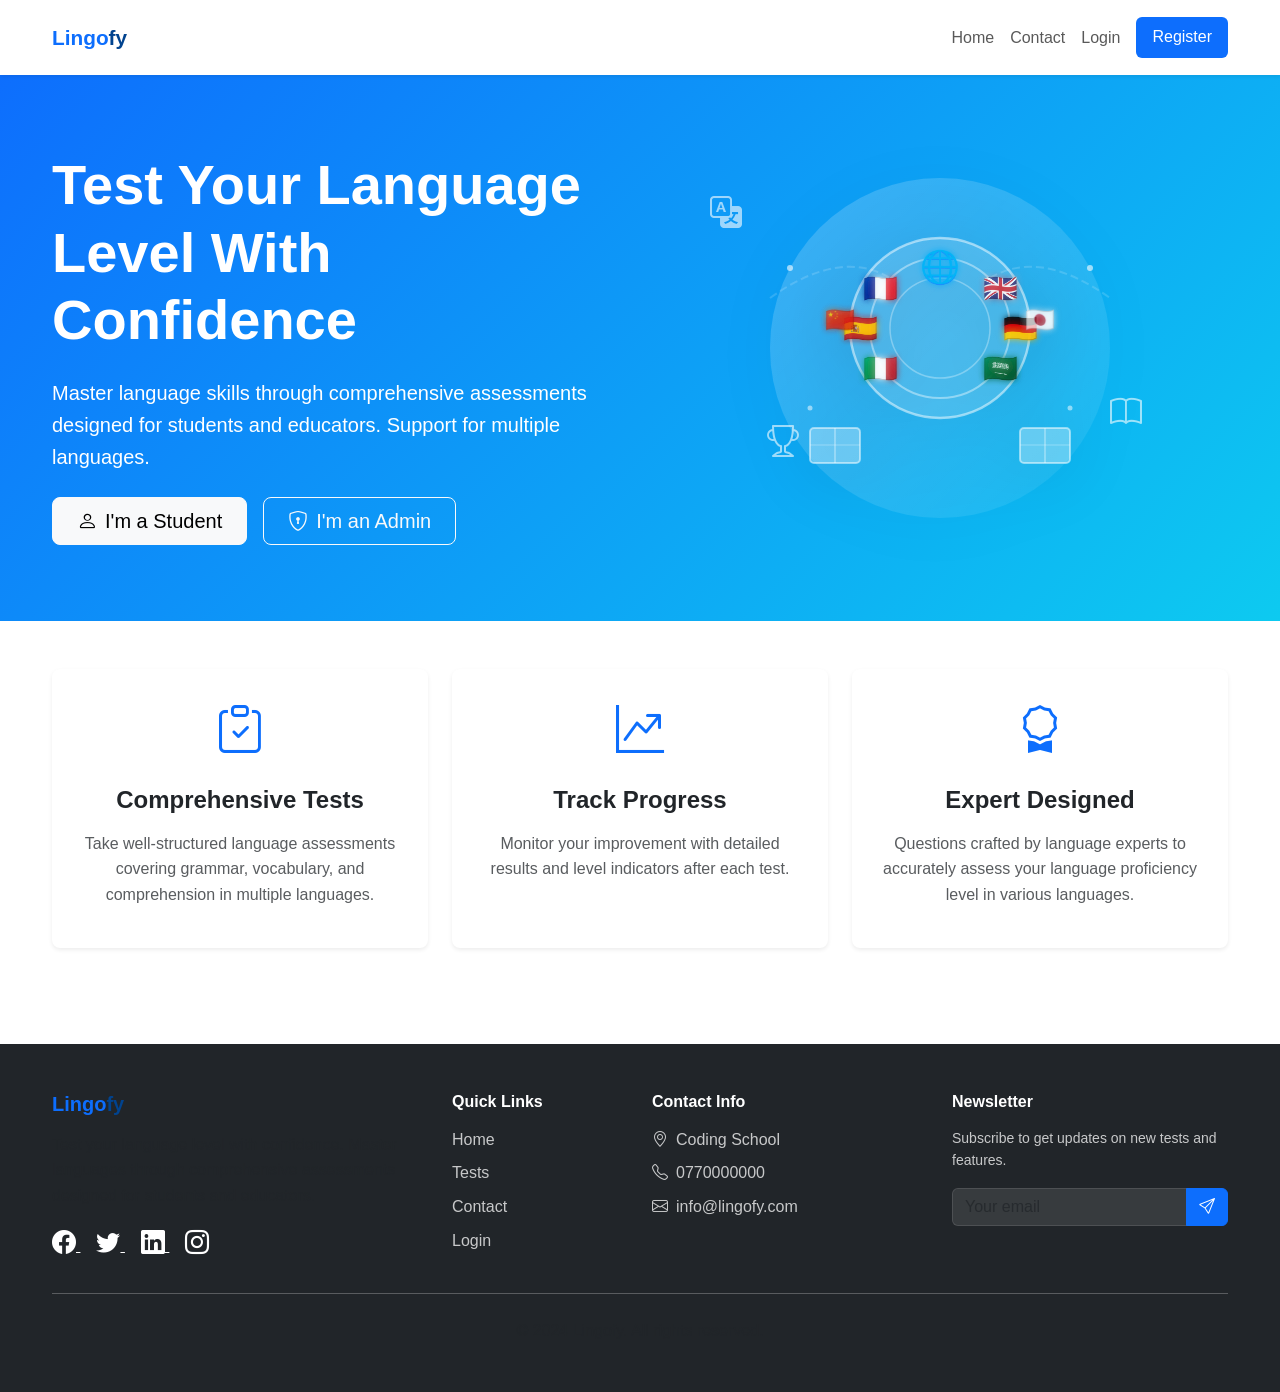
<file: index.html>
<!DOCTYPE html>
<html lang="en">
<head>
    <meta charset="UTF-8">
    <meta name="viewport" content="width=device-width, initial-scale=1.0">
    <title>Lingofy - Test Your Language Level With Confidence</title>
    <link href="https://cdn.jsdelivr.net/npm/bootstrap@5.3.0/dist/css/bootstrap.min.css" rel="stylesheet">
    <link rel="stylesheet" href="https://cdn.jsdelivr.net/npm/bootstrap-icons@1.11.0/font/bootstrap-icons.css">
    <link rel="stylesheet" href="styles/main.css">
</head>
<body>
    <!-- Navbar -->
    <nav class="navbar navbar-expand-lg navbar-light bg-white shadow-sm">
        <div class="container">
            <a class="navbar-brand d-flex align-items-center" href="index.html">
                <span class="fw-bold" style="font-size: 1.3rem;">
                    <span style="color: #0D6EFD;">Lingo</span><span style="color: #01438F;">fy</span>
                </span>
            </a>
            <button class="navbar-toggler" type="button" data-bs-toggle="collapse" data-bs-target="#navbarNav">
                <span class="navbar-toggler-icon"></span>
            </button>
            <div class="collapse navbar-collapse" id="navbarNav">
                <div class="navbar-nav ms-auto">
                    <a class="nav-link" href="index.html">Home</a>
                    <a class="nav-link" href="contact.html">Contact</a>
                    <a class="nav-link" href="login.html">Login</a>
                    <a class="nav-link btn btn-primary text-white px-3 ms-2" href="register.html">Register</a>
                </div>
            </div>
        </div>
    </nav>

    <!-- Hero Section -->
    <section class="hero-section bg-primary text-white py-5">
        <div class="container">
            <div class="row align-items-center min-vh-50">
                <div class="col-lg-6">
                    <h1 class="display-4 fw-bold mb-4">Test Your Language Level With Confidence</h1>
                    <p class="lead mb-4">Master language skills through comprehensive assessments designed for students and educators. Support for multiple languages.</p>
                    <div class="d-flex flex-column flex-sm-row gap-3">
                        <a href="student-tests.html" class="btn btn-light btn-lg px-4">
                            <i class="bi bi-person me-2"></i>I'm a Student
                        </a>
                        <a href="login.html" class="btn btn-outline-light btn-lg px-4">
                            <i class="bi bi-shield-lock me-2"></i>I'm an Admin
                        </a>
                    </div>
                </div>
                <div class="col-lg-6 text-center mt-4 mt-lg-0">
                    <div class="hero-illustration position-relative">
                        <!-- Language Learning Illustration -->
                        <div class="language-hero-illustration">
                            <svg width="500" height="400" viewBox="0 0 500 400" class="hero-svg">
                                <!-- Background Gradient -->
                                <defs>
                                    <linearGradient id="heroGradient" x1="0%" y1="0%" x2="100%" y2="100%">
                                        <stop offset="0%" style="stop-color:rgba(255,255,255,0.2);stop-opacity:1" />
                                        <stop offset="100%" style="stop-color:rgba(255,255,255,0.05);stop-opacity:1" />
                                    </linearGradient>
                                    <filter id="glow">
                                        <feGaussianBlur stdDeviation="3" result="coloredBlur"/>
                                        <feMerge>
                                            <feMergeNode in="coloredBlur"/>
                                            <feMergeNode in="SourceGraphic"/>
                                        </feMerge>
                                    </filter>
                                </defs>
                                
                                <!-- Main Circle Background -->
                                <circle cx="250" cy="200" r="170" fill="url(#heroGradient)" class="animated-pulse-slow"/>
                                
                                <!-- Central Globe/World -->
                                <circle cx="250" cy="180" r="90" fill="rgba(255,255,255,0.15)" stroke="rgba(255,255,255,0.5)" stroke-width="2.5"/>
                                <circle cx="250" cy="180" r="70" fill="none" stroke="rgba(255,255,255,0.4)" stroke-width="2"/>
                                <circle cx="250" cy="180" r="50" fill="none" stroke="rgba(255,255,255,0.3)" stroke-width="1.5"/>
                                
                                <!-- Language Icons around Globe -->
                                <g filter="url(#glow)">
                                    <text x="250" y="130" text-anchor="middle" font-size="32" opacity="0.9">🌐</text>
                                    <text x="190" y="150" text-anchor="middle" font-size="28" opacity="0.8">🇫🇷</text>
                                    <text x="310" y="150" text-anchor="middle" font-size="28" opacity="0.8">🇬🇧</text>
                                    <text x="170" y="190" text-anchor="middle" font-size="28" opacity="0.8">🇪🇸</text>
                                    <text x="330" y="190" text-anchor="middle" font-size="28" opacity="0.8">🇩🇪</text>
                                    <text x="190" y="230" text-anchor="middle" font-size="28" opacity="0.8">🇮🇹</text>
                                    <text x="310" y="230" text-anchor="middle" font-size="28" opacity="0.8">🇸🇦</text>
                                    <text x="150" y="180" text-anchor="middle" font-size="24" opacity="0.7">🇨🇳</text>
                                    <text x="350" y="180" text-anchor="middle" font-size="24" opacity="0.7">🇯🇵</text>
                                </g>
                                
                                <!-- Books/Documents at bottom -->
                                <g transform="translate(120, 280)">
                                    <rect x="0" y="0" width="50" height="35" rx="4" fill="rgba(255,255,255,0.3)" stroke="rgba(255,255,255,0.5)" stroke-width="2"/>
                                    <line x1="25" y1="0" x2="25" y2="35" stroke="rgba(255,255,255,0.4)" stroke-width="1.5"/>
                                    <line x1="0" y1="17" x2="50" y2="17" stroke="rgba(255,255,255,0.3)" stroke-width="1"/>
                                </g>
                                
                                <g transform="translate(330, 280)">
                                    <rect x="0" y="0" width="50" height="35" rx="4" fill="rgba(255,255,255,0.3)" stroke="rgba(255,255,255,0.5)" stroke-width="2"/>
                                    <line x1="25" y1="0" x2="25" y2="35" stroke="rgba(255,255,255,0.4)" stroke-width="1.5"/>
                                    <line x1="0" y1="17" x2="50" y2="17" stroke="rgba(255,255,255,0.3)" stroke-width="1"/>
                                </g>
                                
                                <!-- Decorative connecting lines -->
                                <path d="M 80 150 Q 150 100, 200 130" stroke="rgba(255,255,255,0.25)" stroke-width="2" fill="none" stroke-dasharray="8,4" opacity="0.6"/>
                                <path d="M 300 130 Q 350 100, 420 150" stroke="rgba(255,255,255,0.25)" stroke-width="2" fill="none" stroke-dasharray="8,4" opacity="0.6"/>
                                
                                <!-- Sparkle effects -->
                                <circle cx="100" cy="120" r="3" fill="rgba(255,255,255,0.6)" class="animated-twinkle"/>
                                <circle cx="400" cy="120" r="3" fill="rgba(255,255,255,0.6)" class="animated-twinkle" style="animation-delay: 1s"/>
                                <circle cx="120" cy="260" r="2.5" fill="rgba(255,255,255,0.5)" class="animated-twinkle" style="animation-delay: 0.5s"/>
                                <circle cx="380" cy="260" r="2.5" fill="rgba(255,255,255,0.5)" class="animated-twinkle" style="animation-delay: 1.5s"/>
                            </svg>
                        </div>
                        <!-- Floating Icons -->
                        <div class="floating-icons">
                            <i class="bi bi-translate floating-icon-1"></i>
                            <i class="bi bi-book floating-icon-2"></i>
                            <i class="bi bi-trophy floating-icon-3"></i>
                        </div>
                    </div>
                </div>
            </div>
        </div>
    </section>

    <!-- Features Section -->
    <section class="features-section py-5">
        <div class="container">
            <div class="row g-4">
                <div class="col-md-4">
                    <div class="feature-card card h-100 border-0 shadow-sm">
                        <div class="card-body text-center p-4">
                            <div class="feature-icon mb-3">
                                <i class="bi bi-clipboard-check text-primary" style="font-size: 3rem;"></i>
                            </div>
                            <h4 class="fw-bold mb-3">Comprehensive Tests</h4>
                            <p class="text-muted">Take well-structured language assessments covering grammar, vocabulary, and comprehension in multiple languages.</p>
                        </div>
                    </div>
                </div>
                <div class="col-md-4">
                    <div class="feature-card card h-100 border-0 shadow-sm">
                        <div class="card-body text-center p-4">
                            <div class="feature-icon mb-3">
                                <i class="bi bi-graph-up-arrow text-primary" style="font-size: 3rem;"></i>
                            </div>
                            <h4 class="fw-bold mb-3">Track Progress</h4>
                            <p class="text-muted">Monitor your improvement with detailed results and level indicators after each test.</p>
                        </div>
                    </div>
                </div>
                <div class="col-md-4">
                    <div class="feature-card card h-100 border-0 shadow-sm">
                        <div class="card-body text-center p-4">
                            <div class="feature-icon mb-3">
                                <i class="bi bi-award text-primary" style="font-size: 3rem;"></i>
                            </div>
                            <h4 class="fw-bold mb-3">Expert Designed</h4>
                            <p class="text-muted">Questions crafted by language experts to accurately assess your language proficiency level in various languages.</p>
                        </div>
                    </div>
                </div>
            </div>
        </div>
    </section>

    <!-- Footer -->
    <footer class="footer bg-dark text-white py-5 mt-5">
        <div class="container">
            <div class="row g-4">
                <div class="col-lg-4 col-md-6">
                    <h5 class="fw-bold mb-3">
                        <span style="color: #0D6EFD;">Lingo</span><span style="color: #01438F;">fy</span>
                    </h5>
                    <p class="text-muted">Test your language level with confidence. Master languages through comprehensive assessments designed for students and educators.</p>
                    <div class="social-links mt-3">
                        <a href="https://www.facebook.com" target="_blank" rel="noopener noreferrer" class="text-white me-3" title="Visit our Facebook page">
                            <i class="bi bi-facebook" style="font-size: 1.5rem;"></i>
                        </a>
                        <a href="https://x.com" target="_blank" rel="noopener noreferrer" class="text-white me-3" title="Visit our Twitter/X page">
                            <i class="bi bi-twitter" style="font-size: 1.5rem;"></i>
                        </a>
                        <a href="https://www.linkedin.com" target="_blank" rel="noopener noreferrer" class="text-white me-3" title="Visit our LinkedIn page">
                            <i class="bi bi-linkedin" style="font-size: 1.5rem;"></i>
                        </a>
                        <a href="https://www.instagram.com" target="_blank" rel="noopener noreferrer" class="text-white" title="Visit our Instagram page">
                            <i class="bi bi-instagram" style="font-size: 1.5rem;"></i>
                        </a>
                    </div>
                </div>
                <div class="col-lg-2 col-md-6">
                    <h6 class="fw-bold mb-3 text-white">Quick Links</h6>
                    <ul class="list-unstyled">
                        <li class="mb-2"><a href="index.html" class="text-white text-decoration-none opacity-75" style="transition: opacity 0.3s;" onmouseover="this.style.opacity='1'" onmouseout="this.style.opacity='0.75'">Home</a></li>
                        <li class="mb-2"><a href="student-tests.html" class="text-white text-decoration-none opacity-75" style="transition: opacity 0.3s;" onmouseover="this.style.opacity='1'" onmouseout="this.style.opacity='0.75'">Tests</a></li>
                        <li class="mb-2"><a href="contact.html" class="text-white text-decoration-none opacity-75" style="transition: opacity 0.3s;" onmouseover="this.style.opacity='1'" onmouseout="this.style.opacity='0.75'">Contact</a></li>
                        <li class="mb-2"><a href="login.html" class="text-white text-decoration-none opacity-75" style="transition: opacity 0.3s;" onmouseover="this.style.opacity='1'" onmouseout="this.style.opacity='0.75'">Login</a></li>
                    </ul>
                </div>
                <div class="col-lg-3 col-md-6">
                    <h6 class="fw-bold mb-3 text-white">Contact Info</h6>
                    <ul class="list-unstyled text-white">
                        <li class="mb-2 opacity-75">
                            <i class="bi bi-geo-alt me-2"></i>Coding School
                        </li>
                        <li class="mb-2 opacity-75">
                            <i class="bi bi-telephone me-2"></i>0770000000
                        </li>
                        <li class="mb-2 opacity-75">
                            <i class="bi bi-envelope me-2"></i>info@lingofy.com
                        </li>
                    </ul>
                </div>
                <div class="col-lg-3 col-md-6">
                    <h6 class="fw-bold mb-3 text-white">Newsletter</h6>
                    <p class="text-white small opacity-75">Subscribe to get updates on new tests and features.</p>
                    <div class="input-group">
                        <input type="email" class="form-control" placeholder="Your email" style="background-color: rgba(255,255,255,0.1); border-color: rgba(255,255,255,0.2); color: white;" onfocus="this.style.background='rgba(255,255,255,0.15)'; this.style.borderColor='rgba(255,255,255,0.4)'" onblur="this.style.background='rgba(255,255,255,0.1)'; this.style.borderColor='rgba(255,255,255,0.2)'">
                        <button class="btn btn-primary" type="button">
                            <i class="bi bi-send"></i>
                        </button>
                    </div>
                </div>
            </div>
            <hr class="my-4 bg-secondary">
            <div class="row">
                <div class="col-12 text-center">
                    <p class="text-muted mb-0">&copy; 2024 Lingofy. All rights reserved.</p>
                </div>
            </div>
        </div>
    </footer>

    <script src="https://cdn.jsdelivr.net/npm/bootstrap@5.3.0/dist/js/bootstrap.bundle.min.js"></script>
    <script src="scripts/main.js"></script>
</body>
</html>
</file>
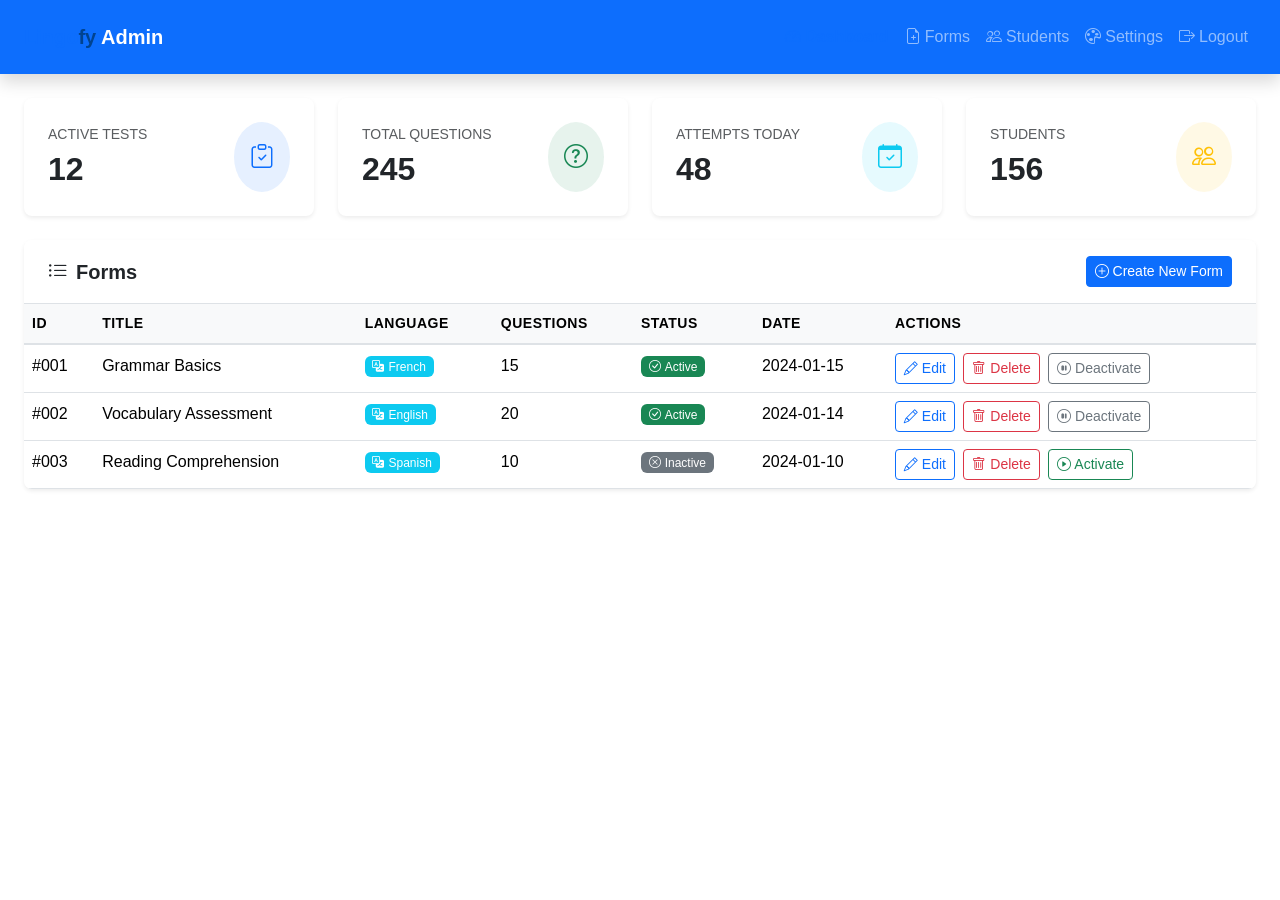
<file: admin-dashboard.html>
<!DOCTYPE html>
<html lang="en">
<head>
    <meta charset="UTF-8">
    <meta name="viewport" content="width=device-width, initial-scale=1.0">
    <title>Admin Dashboard - Lingofy</title>
    <link href="https://cdn.jsdelivr.net/npm/bootstrap@5.3.0/dist/css/bootstrap.min.css" rel="stylesheet">
    <link rel="stylesheet" href="https://cdn.jsdelivr.net/npm/bootstrap-icons@1.11.0/font/bootstrap-icons.css">
    <link rel="stylesheet" href="styles/main.css">
</head>
<body>
    <!-- Sticky Navbar -->
    <nav class="navbar navbar-expand-lg navbar-dark bg-primary sticky-top shadow">
        <div class="container-fluid">
            <a class="navbar-brand d-flex align-items-center" href="admin-dashboard.html">
                <span class="fw-bold">
                    <span style="color: #0D6EFD;">Lingo</span><span style="color: #01438F;">fy</span> Admin
                </span>
            </a>
            <button class="navbar-toggler" type="button" data-bs-toggle="collapse" data-bs-target="#adminNav">
                <span class="navbar-toggler-icon"></span>
            </button>
            <div class="collapse navbar-collapse" id="adminNav">
                <ul class="navbar-nav ms-auto">
                    <li class="nav-item">
                        <a class="nav-link active" href="admin-dashboard.html">
                            <i class="bi bi-speedometer2 me-1"></i>Dashboard
                        </a>
                    </li>
                    <li class="nav-item">
                        <a class="nav-link" href="form-builder.html">
                            <i class="bi bi-file-earmark-plus me-1"></i>Forms
                        </a>
                    </li>
                    <li class="nav-item">
                        <a class="nav-link" href="#">
                            <i class="bi bi-people me-1"></i>Students
                        </a>
                    </li>
                    <li class="nav-item">
                        <a class="nav-link" href="admin-theme.html">
                            <i class="bi bi-palette me-1"></i>Settings
                        </a>
                    </li>
                    <li class="nav-item">
                        <a class="nav-link" href="index.html">
                            <i class="bi bi-box-arrow-right me-1"></i>Logout
                        </a>
                    </li>
                </ul>
            </div>
        </div>
    </nav>

    <div class="container-fluid py-4">
        <!-- Stats Cards -->
        <div class="row g-4 mb-4">
            <div class="col-md-3 col-sm-6">
                <div class="stat-card card border-0 shadow-sm h-100">
                    <div class="card-body">
                        <div class="d-flex justify-content-between align-items-center">
                            <div>
                                <h6 class="text-muted text-uppercase small mb-2">Active Tests</h6>
                                <h2 class="fw-bold mb-0">12</h2>
                            </div>
                            <div class="stat-icon bg-primary bg-opacity-10 rounded-circle p-3">
                                <i class="bi bi-clipboard-check text-primary" style="font-size: 1.5rem;"></i>
                            </div>
                        </div>
                    </div>
                </div>
            </div>
            <div class="col-md-3 col-sm-6">
                <div class="stat-card card border-0 shadow-sm h-100">
                    <div class="card-body">
                        <div class="d-flex justify-content-between align-items-center">
                            <div>
                                <h6 class="text-muted text-uppercase small mb-2">Total Questions</h6>
                                <h2 class="fw-bold mb-0">245</h2>
                            </div>
                            <div class="stat-icon bg-success bg-opacity-10 rounded-circle p-3">
                                <i class="bi bi-question-circle text-success" style="font-size: 1.5rem;"></i>
                            </div>
                        </div>
                    </div>
                </div>
            </div>
            <div class="col-md-3 col-sm-6">
                <div class="stat-card card border-0 shadow-sm h-100">
                    <div class="card-body">
                        <div class="d-flex justify-content-between align-items-center">
                            <div>
                                <h6 class="text-muted text-uppercase small mb-2">Attempts Today</h6>
                                <h2 class="fw-bold mb-0">48</h2>
                            </div>
                            <div class="stat-icon bg-info bg-opacity-10 rounded-circle p-3">
                                <i class="bi bi-calendar-check text-info" style="font-size: 1.5rem;"></i>
                            </div>
                        </div>
                    </div>
                </div>
            </div>
            <div class="col-md-3 col-sm-6">
                <div class="stat-card card border-0 shadow-sm h-100">
                    <div class="card-body">
                        <div class="d-flex justify-content-between align-items-center">
                            <div>
                                <h6 class="text-muted text-uppercase small mb-2">Students</h6>
                                <h2 class="fw-bold mb-0">156</h2>
                            </div>
                            <div class="stat-icon bg-warning bg-opacity-10 rounded-circle p-3">
                                <i class="bi bi-people text-warning" style="font-size: 1.5rem;"></i>
                            </div>
                        </div>
                    </div>
                </div>
            </div>
        </div>

        <!-- Forms Table -->
        <div class="card border-0 shadow-sm">
            <div class="card-header bg-white border-bottom py-3">
                <div class="d-flex justify-content-between align-items-center">
                    <h5 class="mb-0 fw-bold">
                        <i class="bi bi-list-ul me-2"></i>Forms
                    </h5>
                    <a href="form-builder.html" class="btn btn-primary btn-sm">
                        <i class="bi bi-plus-circle me-1"></i>Create New Form
                    </a>
                </div>
            </div>
            <div class="card-body p-0">
                <div class="table-responsive">
                    <table class="table table-hover mb-0">
                        <thead class="table-light">
                            <tr>
                                <th>ID</th>
                                <th>Title</th>
                                <th>Language</th>
                                <th>Questions</th>
                                <th>Status</th>
                                <th>Date</th>
                                <th>Actions</th>
                            </tr>
                        </thead>
                        <tbody>
                            <tr>
                                <td>#001</td>
                                <td>Grammar Basics</td>
                                <td>
                                    <span class="badge bg-info d-inline-flex align-items-center">
                                        <i class="bi bi-translate me-1"></i>French
                                    </span>
                                </td>
                                <td>15</td>
                                <td>
                                    <span class="badge bg-success d-inline-flex align-items-center">
                                        <i class="bi bi-check-circle me-1"></i>Active
                                    </span>
                                </td>
                                <td>2024-01-15</td>
                                <td>
                                    <button class="btn btn-sm btn-outline-primary me-1" title="Edit">
                                        <i class="bi bi-pencil"></i> Edit
                                    </button>
                                    <button class="btn btn-sm btn-outline-danger me-1" title="Delete" onclick="confirmDelete(1)">
                                        <i class="bi bi-trash"></i> Delete
                                    </button>
                                    <button class="btn btn-sm btn-outline-secondary" title="Deactivate">
                                        <i class="bi bi-pause-circle"></i> Deactivate
                                    </button>
                                </td>
                            </tr>
                            <tr>
                                <td>#002</td>
                                <td>Vocabulary Assessment</td>
                                <td>
                                    <span class="badge bg-info d-inline-flex align-items-center">
                                        <i class="bi bi-translate me-1"></i>English
                                    </span>
                                </td>
                                <td>20</td>
                                <td>
                                    <span class="badge bg-success d-inline-flex align-items-center">
                                        <i class="bi bi-check-circle me-1"></i>Active
                                    </span>
                                </td>
                                <td>2024-01-14</td>
                                <td>
                                    <button class="btn btn-sm btn-outline-primary me-1" title="Edit">
                                        <i class="bi bi-pencil"></i> Edit
                                    </button>
                                    <button class="btn btn-sm btn-outline-danger me-1" title="Delete" onclick="confirmDelete(2)">
                                        <i class="bi bi-trash"></i> Delete
                                    </button>
                                    <button class="btn btn-sm btn-outline-secondary" title="Deactivate">
                                        <i class="bi bi-pause-circle"></i> Deactivate
                                    </button>
                                </td>
                            </tr>
                            <tr>
                                <td>#003</td>
                                <td>Reading Comprehension</td>
                                <td>
                                    <span class="badge bg-info d-inline-flex align-items-center">
                                        <i class="bi bi-translate me-1"></i>Spanish
                                    </span>
                                </td>
                                <td>10</td>
                                <td>
                                    <span class="badge bg-secondary d-inline-flex align-items-center">
                                        <i class="bi bi-x-circle me-1"></i>Inactive
                                    </span>
                                </td>
                                <td>2024-01-10</td>
                                <td>
                                    <button class="btn btn-sm btn-outline-primary me-1" title="Edit">
                                        <i class="bi bi-pencil"></i> Edit
                                    </button>
                                    <button class="btn btn-sm btn-outline-danger me-1" title="Delete" onclick="confirmDelete(3)">
                                        <i class="bi bi-trash"></i> Delete
                                    </button>
                                    <button class="btn btn-sm btn-outline-success" title="Activate">
                                        <i class="bi bi-play-circle"></i> Activate
                                    </button>
                                </td>
                            </tr>
                        </tbody>
                    </table>
                </div>
            </div>
        </div>
    </div>

    <!-- Delete Confirmation Modal -->
    <div class="modal fade" id="deleteModal" tabindex="-1">
        <div class="modal-dialog">
            <div class="modal-content">
                <div class="modal-header">
                    <h5 class="modal-title">
                        <i class="bi bi-exclamation-triangle text-danger me-2"></i>Confirm Delete
                    </h5>
                    <button type="button" class="btn-close" data-bs-dismiss="modal"></button>
                </div>
                <div class="modal-body">
                    <p>Are you sure you want to delete this form? This action cannot be undone.</p>
                </div>
                <div class="modal-footer">
                    <button type="button" class="btn btn-secondary" data-bs-dismiss="modal">Cancel</button>
                    <button type="button" class="btn btn-danger" id="confirmDeleteBtn">
                        <i class="bi bi-trash me-1"></i>Delete
                    </button>
                </div>
            </div>
        </div>
    </div>

    <script src="https://cdn.jsdelivr.net/npm/bootstrap@5.3.0/dist/js/bootstrap.bundle.min.js"></script>
    <script src="scripts/main.js"></script>
    <script>
        function confirmDelete(id) {
            const modal = new bootstrap.Modal(document.getElementById('deleteModal'));
            document.getElementById('confirmDeleteBtn').onclick = function() {
                console.log('Deleting form:', id);
                modal.hide();
                // Add actual delete logic here
            };
            modal.show();
        }
    </script>
</body>
</html>
</file>
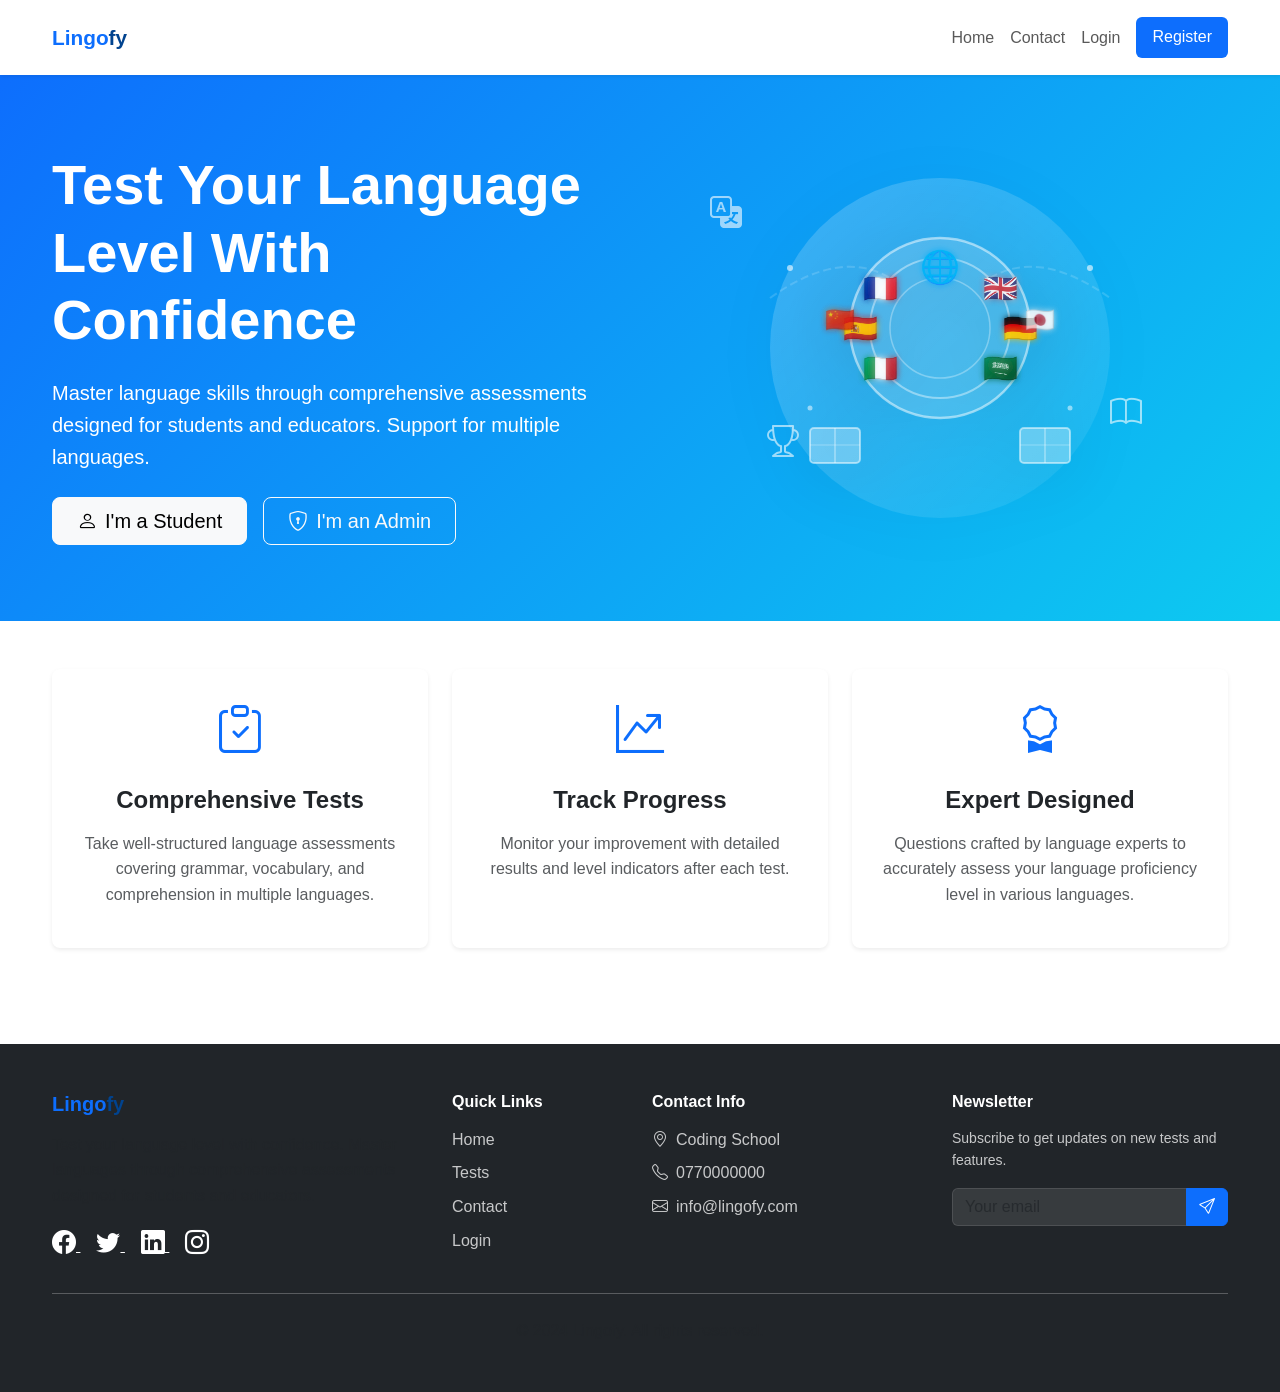
<file: admin-theme.html>
<!DOCTYPE html>
<html lang="en">
<head>
    <meta charset="UTF-8">
    <meta name="viewport" content="width=device-width, initial-scale=1.0">
    <title>Theme Customization - Lingofy</title>
    <link href="https://cdn.jsdelivr.net/npm/bootstrap@5.3.0/dist/css/bootstrap.min.css" rel="stylesheet">
    <link rel="stylesheet" href="https://cdn.jsdelivr.net/npm/bootstrap-icons@1.11.0/font/bootstrap-icons.css">
    <link rel="stylesheet" href="styles/main.css">
</head>
<body>
    <!-- Navbar -->
    <nav class="navbar navbar-expand-lg navbar-dark bg-primary sticky-top shadow">
        <div class="container-fluid">
            <a class="navbar-brand d-flex align-items-center" href="admin-dashboard.html">
                <span class="fw-bold">
                    <span style="color: #0D6EFD;">Lingo</span><span style="color: #01438F;">fy</span>
                </span>
                <i class="bi bi-arrow-left ms-3"></i>
                <span>Back to Dashboard</span>
            </a>
        </div>
    </nav>

    <div class="container-fluid py-4">
        <div class="row g-4">
            <!-- Left Panel - Theme Controls -->
            <div class="col-lg-6">
                <div class="card border-0 shadow-sm">
                    <div class="card-header bg-white border-bottom py-3">
                        <h5 class="mb-0 fw-bold">
                            <i class="bi bi-palette me-2"></i>Theme Customization
                        </h5>
                    </div>
                    <div class="card-body">
                        <!-- Primary Color -->
                        <div class="mb-4">
                            <label class="form-label fw-semibold mb-3">Primary Color</label>
                            <div class="color-palette d-flex flex-wrap gap-3">
                                <label class="color-option selected" data-color="#0d6efd" style="background-color: #0d6efd; cursor: pointer;" title="Blue">
                                    <input type="radio" name="primaryColor" value="#0d6efd" checked style="position: absolute; opacity: 0;">
                                </label>
                                <label class="color-option" data-color="#198754" style="background-color: #198754; cursor: pointer;" title="Green">
                                    <input type="radio" name="primaryColor" value="#198754" style="position: absolute; opacity: 0;">
                                </label>
                                <label class="color-option" data-color="#0dcaf0" style="background-color: #0dcaf0; cursor: pointer;" title="Cyan">
                                    <input type="radio" name="primaryColor" value="#0dcaf0" style="position: absolute; opacity: 0;">
                                </label>
                                <label class="color-option" data-color="#6f42c1" style="background-color: #6f42c1; cursor: pointer;" title="Purple">
                                    <input type="radio" name="primaryColor" value="#6f42c1" style="position: absolute; opacity: 0;">
                                </label>
                                <label class="color-option" data-color="#fd7e14" style="background-color: #fd7e14; cursor: pointer;" title="Orange">
                                    <input type="radio" name="primaryColor" value="#fd7e14" style="position: absolute; opacity: 0;">
                                </label>
                                <label class="color-option" data-color="#20c997" style="background-color: #20c997; cursor: pointer;" title="Teal">
                                    <input type="radio" name="primaryColor" value="#20c997" style="position: absolute; opacity: 0;">
                                </label>
                            </div>
                        </div>

                        <!-- Font Style -->
                        <div class="mb-4">
                            <label for="fontStyleSelect" class="form-label fw-semibold">Font Style</label>
                            <select class="form-select" id="fontStyleSelect">
                                <option value="sans">Sans Serif</option>
                                <option value="rounded">Rounded</option>
                                <option value="serif">Academic Serif</option>
                            </select>
                        </div>

                        <!-- Button Shape -->
                        <div class="mb-4">
                            <label class="form-label fw-semibold mb-3">Button Shape</label>
                            <div class="btn-group w-100" role="group">
                                <input type="radio" class="btn-check" name="buttonShape" id="rounded" value="rounded" checked>
                                <label class="btn btn-outline-primary" for="rounded">Rounded</label>

                                <input type="radio" class="btn-check" name="buttonShape" id="minimal" value="minimal">
                                <label class="btn btn-outline-primary" for="minimal">Minimal</label>

                                <input type="radio" class="btn-check" name="buttonShape" id="square" value="square">
                                <label class="btn btn-outline-primary" for="square">Square</label>
                            </div>
                        </div>

                        <button class="btn btn-primary w-100" onclick="applyTheme()">
                            <i class="bi bi-check-circle me-2"></i>Apply Theme
                        </button>
                    </div>
                </div>
            </div>

            <!-- Right Panel - Live Preview -->
            <div class="col-lg-6">
                <div class="card border-0 shadow-sm">
                    <div class="card-header bg-white border-bottom py-3">
                        <h5 class="mb-0 fw-bold">
                            <i class="bi bi-eye me-2"></i>Live Preview
                        </h5>
                    </div>
                    <div class="card-body" id="themePreview">
                        <div class="preview-section mb-4">
                            <h6 class="fw-bold mb-3">Buttons</h6>
                            <div class="d-flex flex-wrap gap-2">
                                <button class="btn btn-primary">Primary Button</button>
                                <button class="btn btn-secondary">Secondary Button</button>
                                <button class="btn btn-outline-primary">Outline Button</button>
                            </div>
                        </div>

                        <div class="preview-section mb-4">
                            <h6 class="fw-bold mb-3">Form Inputs</h6>
                            <div class="mb-2">
                                <input type="text" class="form-control" placeholder="Text input">
                            </div>
                            <div class="mb-2">
                                <select class="form-select">
                                    <option>Select option</option>
                                </select>
                            </div>
                        </div>

                        <div class="preview-section mb-4">
                            <h6 class="fw-bold mb-3">Badges</h6>
                            <span class="badge bg-success me-2">
                                <i class="bi bi-check-circle me-1"></i>Active
                            </span>
                            <span class="badge bg-secondary">
                                <i class="bi bi-x-circle me-1"></i>Inactive
                            </span>
                        </div>

                        <div class="preview-section">
                            <h6 class="fw-bold mb-3">Cards</h6>
                            <div class="card">
                                <div class="card-body">
                                    <h6 class="card-title">Sample Card</h6>
                                    <p class="card-text text-muted small">This is a preview card showing how the theme will look.</p>
                                </div>
                            </div>
                        </div>
                    </div>
                </div>
            </div>
        </div>
    </div>

    <script src="https://cdn.jsdelivr.net/npm/bootstrap@5.3.0/dist/js/bootstrap.bundle.min.js"></script>
    <script src="scripts/main.js"></script>
    <script src="scripts/theme-customization.js"></script>
</body>
</html>
</file>
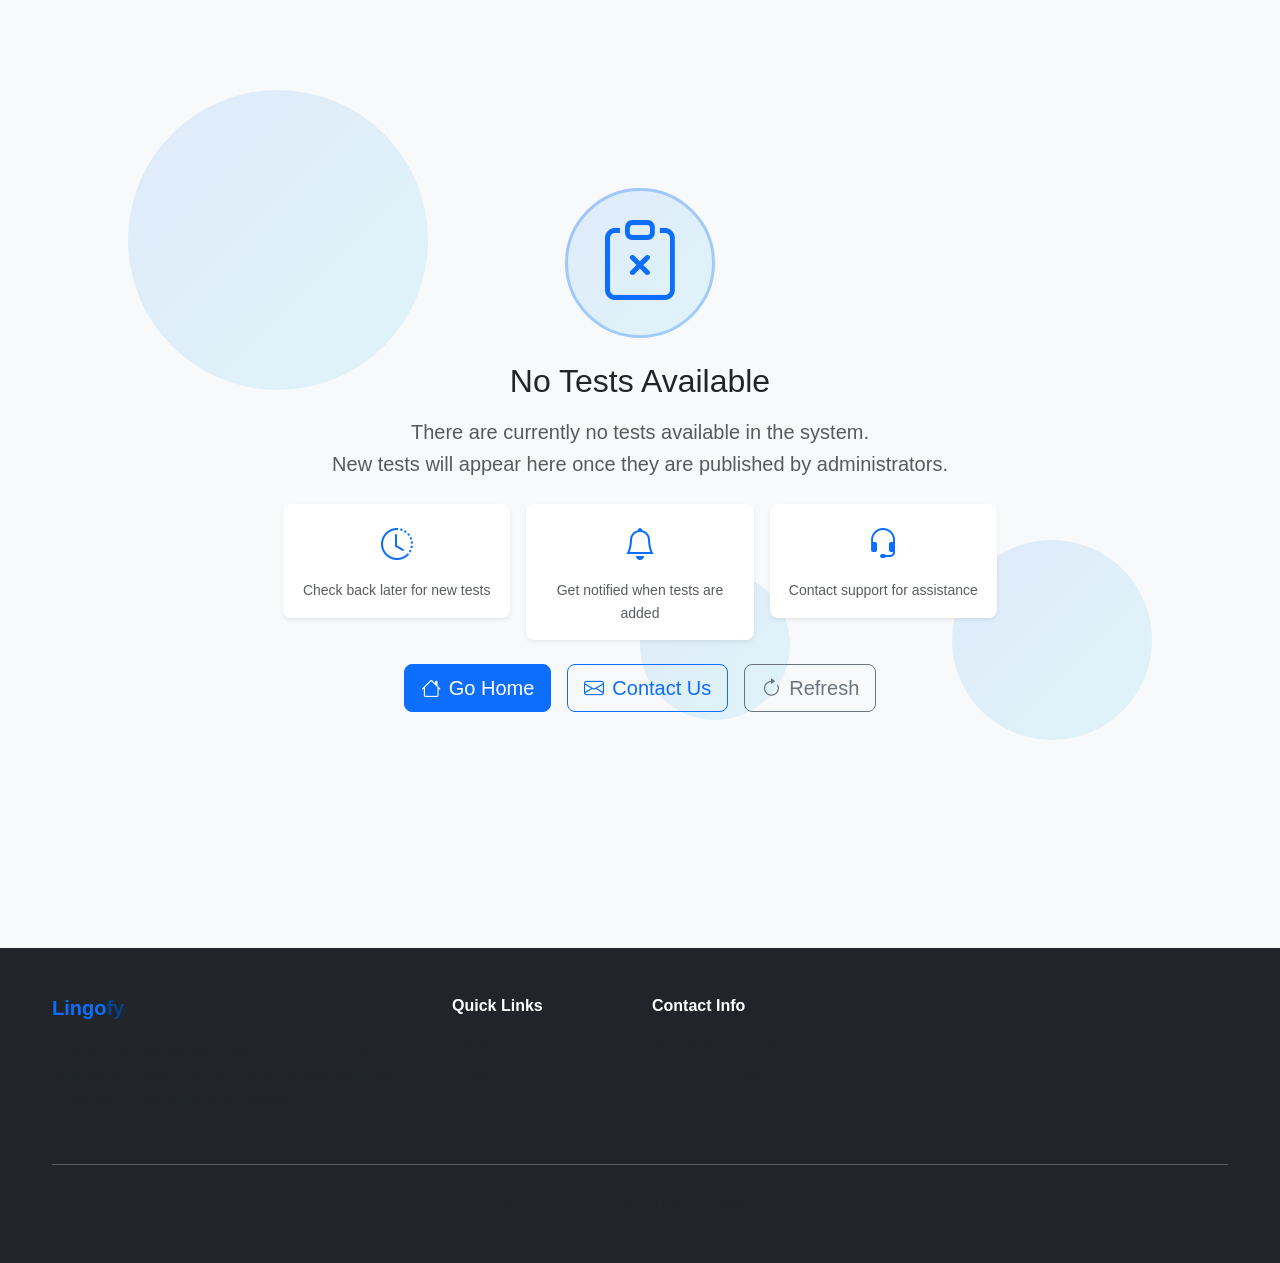
<file: empty-state.html>
<!DOCTYPE html>
<html lang="en">
<head>
    <meta charset="UTF-8">
    <meta name="viewport" content="width=device-width, initial-scale=1.0">
    <title>No Content Available - Lingofy</title>
    <link href="https://cdn.jsdelivr.net/npm/bootstrap@5.3.0/dist/css/bootstrap.min.css" rel="stylesheet">
    <link rel="stylesheet" href="https://cdn.jsdelivr.net/npm/bootstrap-icons@1.11.0/font/bootstrap-icons.css">
    <link rel="stylesheet" href="styles/main.css">
</head>
<body class="bg-light">
    <!-- Animated Background -->
    <div class="empty-background">
        <div class="floating-shapes">
            <div class="shape shape-1"></div>
            <div class="shape shape-2"></div>
            <div class="shape shape-3"></div>
        </div>
    </div>

    <div class="container min-vh-100 d-flex align-items-center justify-content-center py-5 position-relative">
        <div class="text-center">
            <!-- Animated Empty Illustration -->
            <div class="empty-illustration mb-4 animated-float">
                <div class="empty-icon-wrapper">
                    <i class="bi bi-clipboard-x"></i>
                </div>
                <div class="empty-pulse"></div>
            </div>
            
            <h2 class="mb-3 animated-fade-in">No Tests Available</h2>
            <p class="text-muted mb-4 lead animated-fade-in-delay">
                There are currently no tests available in the system.<br>
                New tests will appear here once they are published by administrators.
            </p>
            
            <!-- Info Cards -->
            <div class="row g-3 mb-4 justify-content-center animated-fade-in-delay-2">
                <div class="col-md-4">
                    <div class="info-card-small card border-0 shadow-sm">
                        <div class="card-body p-3">
                            <i class="bi bi-clock-history text-primary mb-2" style="font-size: 2rem;"></i>
                            <p class="small mb-0 text-muted">Check back later for new tests</p>
                        </div>
                    </div>
                </div>
                <div class="col-md-4">
                    <div class="info-card-small card border-0 shadow-sm">
                        <div class="card-body p-3">
                            <i class="bi bi-bell text-primary mb-2" style="font-size: 2rem;"></i>
                            <p class="small mb-0 text-muted">Get notified when tests are added</p>
                        </div>
                    </div>
                </div>
                <div class="col-md-4">
                    <div class="info-card-small card border-0 shadow-sm">
                        <div class="card-body p-3">
                            <i class="bi bi-headset text-primary mb-2" style="font-size: 2rem;"></i>
                            <p class="small mb-0 text-muted">Contact support for assistance</p>
                        </div>
                    </div>
                </div>
            </div>
            
            <div class="d-flex flex-column flex-sm-row gap-3 justify-content-center">
                <a href="index.html" class="btn btn-primary btn-lg animated-fade-in-delay-3">
                    <i class="bi bi-house me-2"></i>Go Home
                </a>
                <a href="contact.html" class="btn btn-outline-primary btn-lg animated-fade-in-delay-3">
                    <i class="bi bi-envelope me-2"></i>Contact Us
                </a>
                <a href="student-tests.html" class="btn btn-outline-secondary btn-lg animated-fade-in-delay-3">
                    <i class="bi bi-arrow-clockwise me-2"></i>Refresh
                </a>
            </div>
        </div>
    </div>

    <!-- Footer -->
    <footer class="footer bg-dark text-white py-5 mt-5 position-relative" style="z-index: 1;">
        <div class="container">
            <div class="row g-4">
                <div class="col-lg-4 col-md-6">
                    <h5 class="fw-bold mb-3">
                        <span style="color: #0D6EFD;">Lingo</span><span style="color: #01438F;">fy</span>
                    </h5>
                    <p class="text-muted">Test your language level with confidence. Master languages through comprehensive assessments designed for students and educators.</p>
                </div>
                <div class="col-lg-2 col-md-6">
                    <h6 class="fw-bold mb-3">Quick Links</h6>
                    <ul class="list-unstyled">
                        <li class="mb-2"><a href="index.html" class="text-muted text-decoration-none">Home</a></li>
                        <li class="mb-2"><a href="student-tests.html" class="text-muted text-decoration-none">Tests</a></li>
                        <li class="mb-2"><a href="contact.html" class="text-muted text-decoration-none">Contact</a></li>
                    </ul>
                </div>
                <div class="col-lg-3 col-md-6">
                    <h6 class="fw-bold mb-3">Contact Info</h6>
                    <ul class="list-unstyled text-muted">
                        <li class="mb-2">
                            <i class="bi bi-geo-alt me-2"></i>Coding School
                        </li>
                        <li class="mb-2">
                            <i class="bi bi-telephone me-2"></i>0770000000
                        </li>
                    </ul>
                </div>
            </div>
            <hr class="my-4 bg-secondary">
            <div class="row">
                <div class="col-12 text-center">
                    <p class="text-muted mb-0">&copy; 2024 FrenchQuiz. All rights reserved.</p>
                </div>
            </div>
        </div>
    </footer>

    <script src="https://cdn.jsdelivr.net/npm/bootstrap@5.3.0/dist/js/bootstrap.bundle.min.js"></script>
    <script src="scripts/main.js"></script>
</body>
</html>
</file>
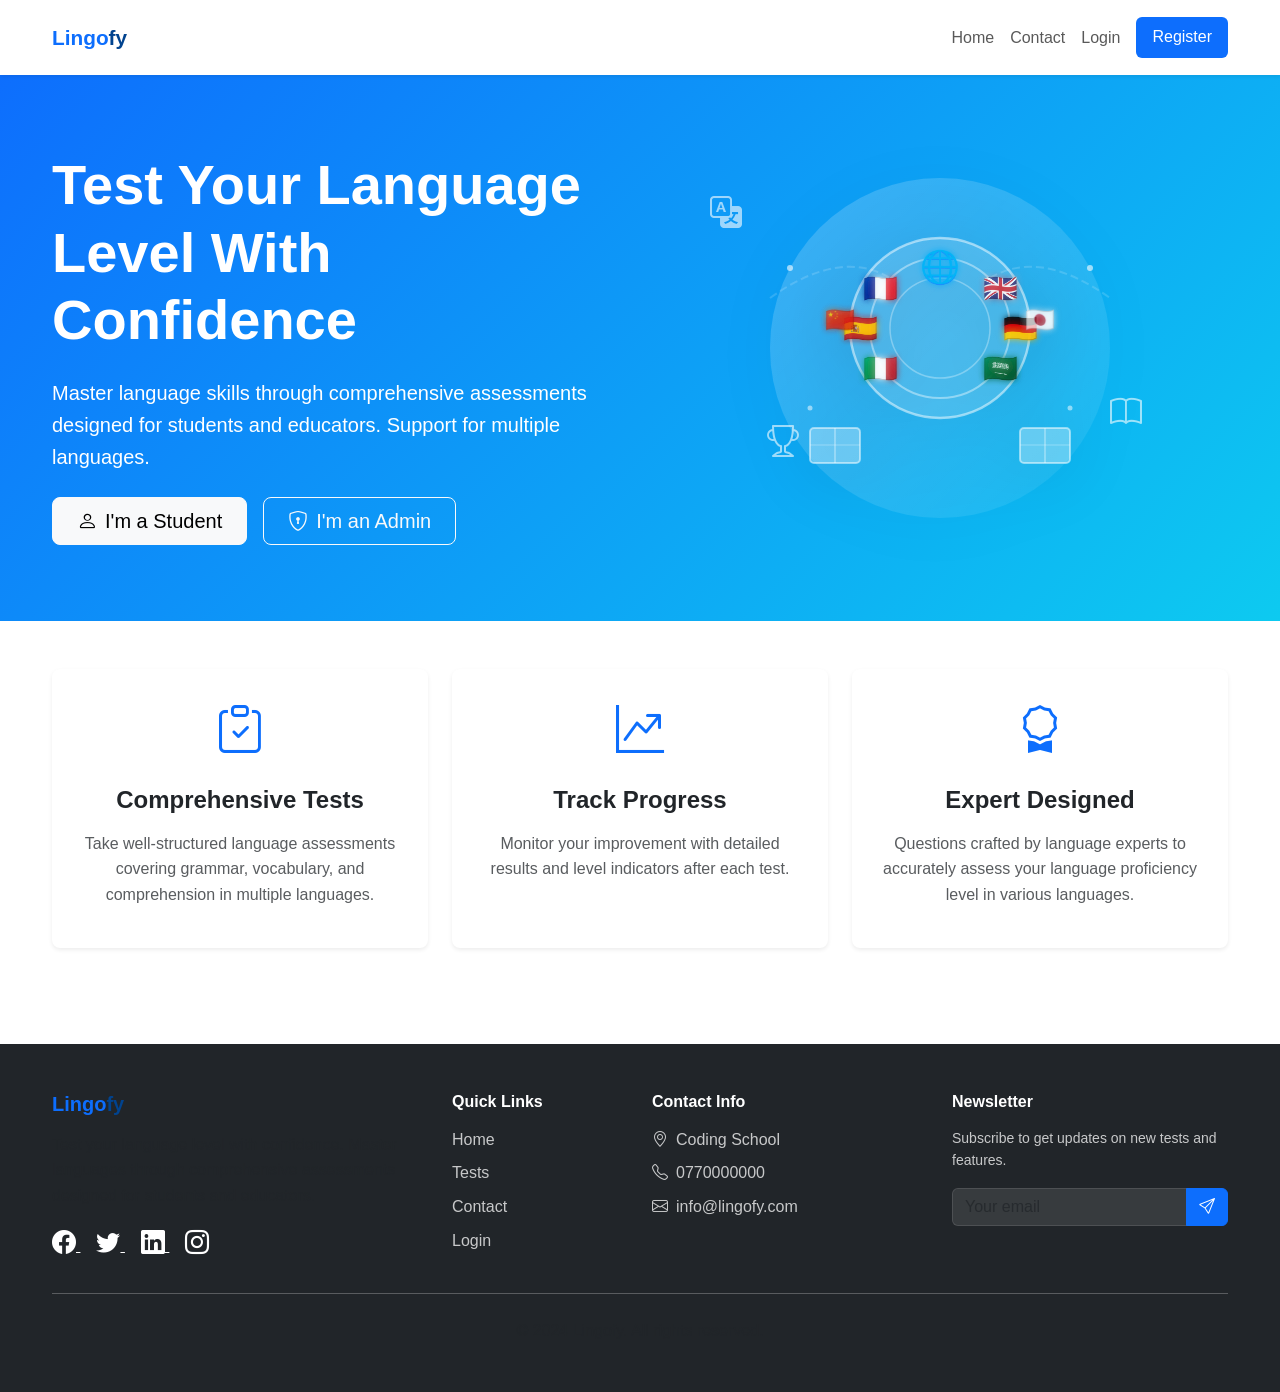
<file: form-builder.html>
<!DOCTYPE html>
<html lang="en">
<head>
    <meta charset="UTF-8">
    <meta name="viewport" content="width=device-width, initial-scale=1.0">
    <title>Form Builder - Lingofy</title>
    <link href="https://cdn.jsdelivr.net/npm/bootstrap@5.3.0/dist/css/bootstrap.min.css" rel="stylesheet">
    <link rel="stylesheet" href="https://cdn.jsdelivr.net/npm/bootstrap-icons@1.11.0/font/bootstrap-icons.css">
    <link rel="stylesheet" href="styles/main.css">
</head>
<body>
    <!-- Navbar -->
    <nav class="navbar navbar-expand-lg navbar-dark bg-primary sticky-top shadow">
        <div class="container-fluid">
            <a class="navbar-brand d-flex align-items-center" href="admin-dashboard.html">
                <span class="fw-bold">
                    <span style="color: #0D6EFD;">Lingo</span><span style="color: #01438F;">fy</span>
                </span>
                <i class="bi bi-arrow-left ms-3"></i>
                <span>Back to Dashboard</span>
            </a>
        </div>
    </nav>

    <div class="container-fluid py-4">
        <div class="row g-4">
            <!-- Left Panel - Form Settings -->
            <div class="col-lg-4">
                <div class="card border-0 shadow-sm h-100">
                    <div class="card-header bg-white border-bottom py-3">
                        <h5 class="mb-0 fw-bold">
                            <i class="bi bi-gear me-2"></i>Form Settings
                        </h5>
                    </div>
                    <div class="card-body">
                        <div class="mb-4">
                            <label for="formTitle" class="form-label fw-semibold">Form Title</label>
                            <input type="text" class="form-control" id="formTitle" placeholder="Enter form title">
                        </div>
                        <div class="mb-4">
                            <label for="formLanguage" class="form-label fw-semibold">Language</label>
                            <select class="form-select" id="formLanguage" required>
                                <option value="">Select Language</option>
                                <option value="french">French (Français)</option>
                                <option value="english">English</option>
                                <option value="spanish">Spanish (Español)</option>
                                <option value="german">German (Deutsch)</option>
                                <option value="italian">Italian (Italiano)</option>
                                <option value="arabic">Arabic (العربية)</option>
                                <option value="chinese">Chinese (中文)</option>
                                <option value="japanese">Japanese (日本語)</option>
                                <option value="korean">Korean (한국어)</option>
                                <option value="portuguese">Portuguese (Português)</option>
                                <option value="russian">Russian (Русский)</option>
                                <option value="turkish">Turkish (Türkçe)</option>
                            </select>
                            <div class="invalid-feedback d-none">
                                <i class="bi bi-exclamation-circle me-1"></i>Please select a language
                            </div>
                        </div>
                        <div class="mb-4">
                            <label for="formDescription" class="form-label fw-semibold">Description</label>
                            <textarea class="form-control" id="formDescription" rows="4" placeholder="Enter form description"></textarea>
                        </div>
                        <button class="btn btn-primary w-100" id="saveFormBtn">
                            <i class="bi bi-save me-2"></i>Save Form
                        </button>
                    </div>
                </div>
            </div>

            <!-- Right Panel - Question Builder -->
            <div class="col-lg-8">
                <div class="card border-0 shadow-sm">
                    <div class="card-header bg-white border-bottom py-3">
                        <h5 class="mb-0 fw-bold">
                            <i class="bi bi-plus-circle me-2"></i>Question Builder
                        </h5>
                    </div>
                    <div class="card-body">
                        <!-- Question Input -->
                        <div class="mb-4">
                            <label for="questionText" class="form-label fw-semibold">Question Text</label>
                            <div class="formatting-toolbar mb-2 d-flex gap-2 flex-wrap">
                                <button class="btn btn-sm btn-outline-secondary" type="button" data-format="bold" title="Bold">
                                    <i class="bi bi-type-bold"></i>
                                </button>
                                <button class="btn btn-sm btn-outline-secondary" type="button" data-format="italic" title="Italic">
                                    <i class="bi bi-type-italic"></i>
                                </button>
                                <button class="btn btn-sm btn-outline-secondary" type="button" data-format="underline" title="Underline">
                                    <i class="bi bi-type-underline"></i>
                                </button>
                                <select class="form-select form-select-sm" id="fontStyle" style="width: auto;">
                                    <option value="sans">Sans Serif</option>
                                    <option value="serif">Serif</option>
                                    <option value="mono">Monospace</option>
                                </select>
                            </div>
                            <textarea class="form-control" id="questionText" rows="3" placeholder="Enter your question"></textarea>
                        </div>

                        <!-- Question Type -->
                        <div class="mb-4">
                            <label for="questionType" class="form-label fw-semibold">Question Type</label>
                            <select class="form-select" id="questionType">
                                <option value="text">Text Input</option>
                                <option value="radio">Multiple Choice (Radio)</option>
                                <option value="select">Dropdown (Select)</option>
                            </select>
                        </div>

                        <!-- MCQ Options Manager -->
                        <div id="mcqOptions" class="mb-4 d-none">
                            <label class="form-label fw-semibold">Options</label>
                            <div id="optionsContainer">
                                <div class="option-item mb-2 d-flex align-items-center gap-2">
                                    <input type="text" class="form-control" placeholder="Option text">
                                    <div class="form-check">
                                        <input class="form-check-input" type="radio" name="correctOption" value="0">
                                        <label class="form-check-label small">Correct</label>
                                    </div>
                                    <button class="btn btn-sm btn-outline-danger" type="button" onclick="removeOption(this)">
                                        <i class="bi bi-trash"></i>
                                    </button>
                                </div>
                            </div>
                            <button class="btn btn-sm btn-outline-primary" type="button" onclick="addOption()">
                                <i class="bi bi-plus-circle me-1"></i>Add Option
                            </button>
                        </div>

                        <!-- Required Toggle -->
                        <div class="mb-4">
                            <div class="form-check form-switch">
                                <input class="form-check-input" type="checkbox" id="requiredToggle" checked>
                                <label class="form-check-label fw-semibold" for="requiredToggle">
                                    Required Question
                                </label>
                            </div>
                        </div>

                        <!-- Add Question Button -->
                        <button class="btn btn-primary w-100 mb-4" onclick="addQuestion()">
                            <i class="bi bi-plus-circle me-2"></i>Add Question
                        </button>

                        <!-- Questions Preview -->
                        <div id="questionsPreview">
                            <h6 class="fw-bold mb-3">
                                <i class="bi bi-list-check me-2"></i>Added Questions
                            </h6>
                            <div id="questionsList">
                                <div class="empty-questions-state text-center py-5">
                                    <div class="empty-questions-illustration mb-3">
                                        <svg width="200" height="150" viewBox="0 0 200 150" class="empty-svg">
                                            <circle cx="100" cy="75" r="50" fill="rgba(13, 110, 253, 0.1)" stroke="rgba(13, 110, 253, 0.3)" stroke-width="2" stroke-dasharray="5,5"/>
                                            <line x1="80" y1="75" x2="120" y2="75" stroke="rgba(13, 110, 253, 0.5)" stroke-width="2"/>
                                            <line x1="100" y1="55" x2="100" y2="95" stroke="rgba(13, 110, 253, 0.5)" stroke-width="2"/>
                                            <circle cx="100" cy="75" r="8" fill="rgba(13, 110, 253, 0.3)"/>
                                        </svg>
                                    </div>
                                    <p class="text-muted mb-2 fw-semibold">No questions added yet</p>
                                    <p class="text-muted small">Start building your test by adding questions above</p>
                                </div>
                            </div>
                        </div>
                    </div>
                </div>
            </div>
        </div>
    </div>

    <!-- Footer -->
    <footer class="footer bg-dark text-white py-5 mt-5">
        <div class="container">
            <div class="row g-4">
                <div class="col-lg-4 col-md-6">
                    <h5 class="fw-bold mb-3">
                        <span class="fw-bold">
                            <span style="color: #0D6EFD;">Lingo</span><span style="color: #01438F;">fy</span>
                        </span>
                    </h5>
                    <p class="text-muted">Create and manage multi-language assessments with our powerful form builder.</p>
                </div>
                <div class="col-lg-2 col-md-6">
                    <h6 class="fw-bold mb-3">Quick Links</h6>
                    <ul class="list-unstyled">
                        <li class="mb-2"><a href="admin-dashboard.html" class="text-muted text-decoration-none">Dashboard</a></li>
                        <li class="mb-2"><a href="admin-theme.html" class="text-muted text-decoration-none">Settings</a></li>
                        <li class="mb-2"><a href="index.html" class="text-muted text-decoration-none">Home</a></li>
                    </ul>
                </div>
                <div class="col-lg-3 col-md-6">
                    <h6 class="fw-bold mb-3">Contact Info</h6>
                    <ul class="list-unstyled text-muted">
                        <li class="mb-2">
                            <i class="bi bi-geo-alt me-2"></i>Coding School
                        </li>
                        <li class="mb-2">
                            <i class="bi bi-telephone me-2"></i>0770000000
                        </li>
                    </ul>
                </div>
            </div>
            <hr class="my-4 bg-secondary">
            <div class="row">
                <div class="col-12 text-center">
                    <p class="text-muted mb-0">&copy; 2024 Lingofy. All rights reserved.</p>
                </div>
            </div>
        </div>
    </footer>

    <script src="https://cdn.jsdelivr.net/npm/bootstrap@5.3.0/dist/js/bootstrap.bundle.min.js"></script>
    <script src="scripts/main.js"></script>
    <script src="scripts/form-builder.js"></script>
</body>
</html>
</file>
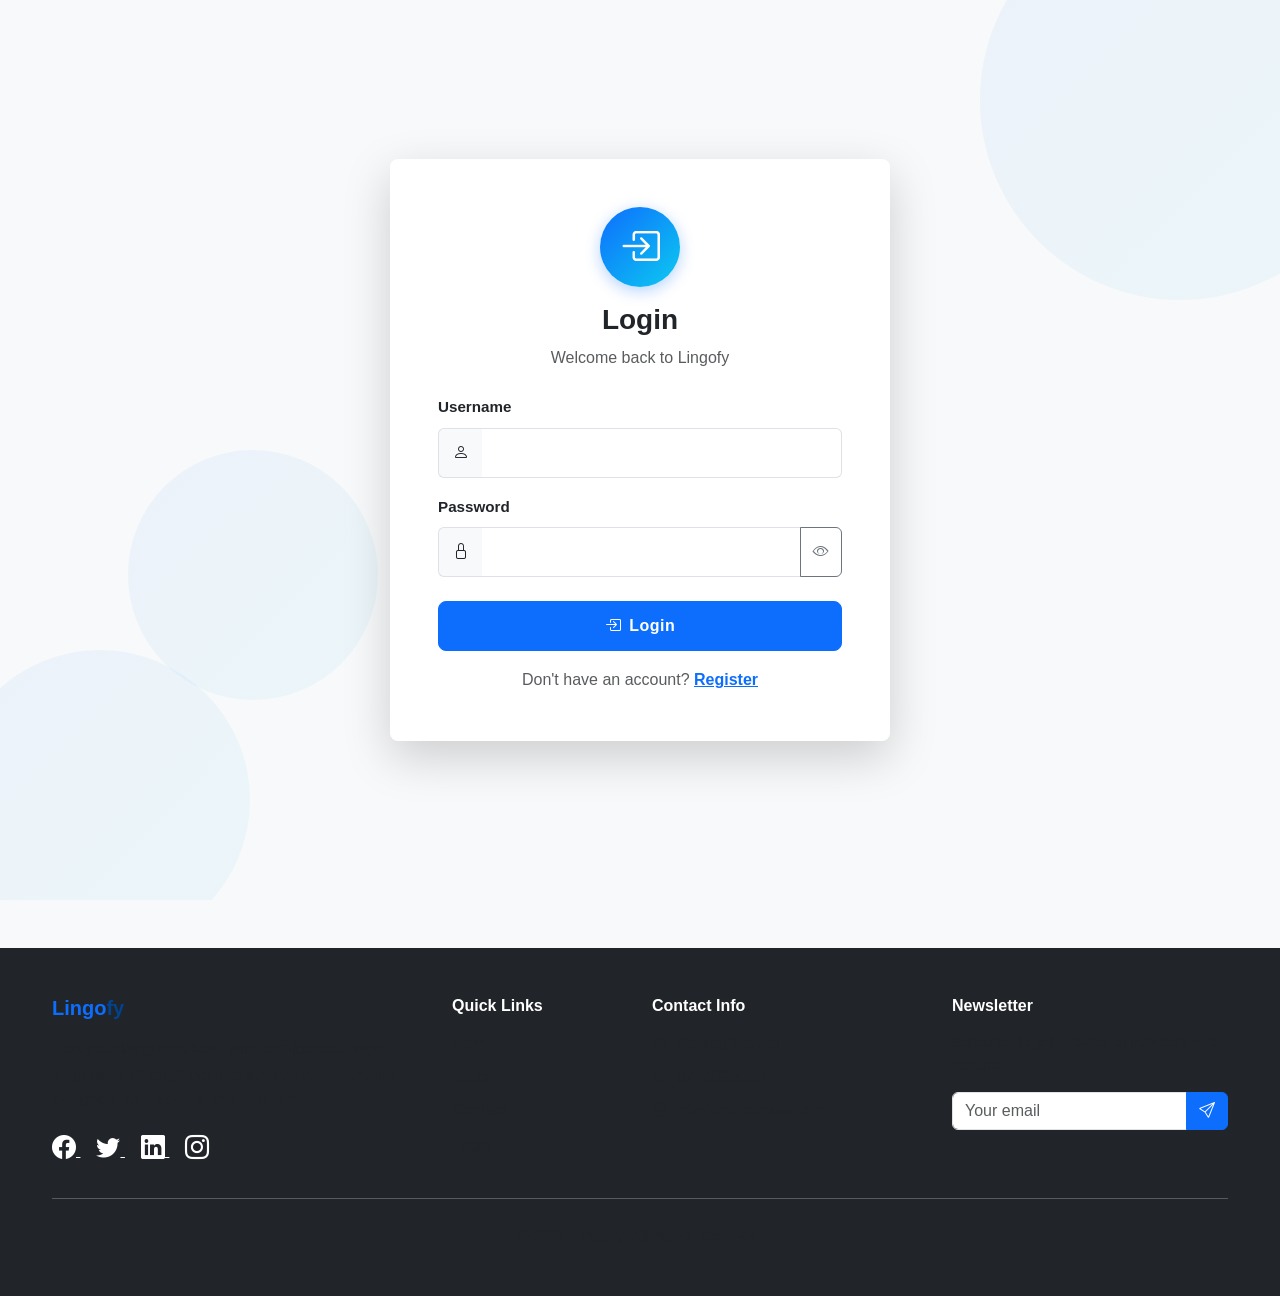
<file: login.html>
<!DOCTYPE html>
<html lang="en">
<head>
    <meta charset="UTF-8">
    <meta name="viewport" content="width=device-width, initial-scale=1.0">
    <title>Login - Lingofy</title>
    <link href="https://cdn.jsdelivr.net/npm/bootstrap@5.3.0/dist/css/bootstrap.min.css" rel="stylesheet">
    <link rel="stylesheet" href="https://cdn.jsdelivr.net/npm/bootstrap-icons@1.11.0/font/bootstrap-icons.css">
    <link rel="stylesheet" href="styles/main.css">
</head>
<body class="bg-light auth-page-background">
    <!-- Decorative Background Elements -->
    <div class="auth-background-shapes">
        <div class="auth-shape auth-shape-1"></div>
        <div class="auth-shape auth-shape-2"></div>
        <div class="auth-shape auth-shape-3"></div>
    </div>

    <div class="container min-vh-100 d-flex align-items-center justify-content-center py-5 position-relative">
        <div class="auth-card card shadow-lg border-0">
            <div class="card-body p-5">
                <div class="text-center mb-4">
                    <div class="auth-icon-wrapper mb-3">
                        <i class="bi bi-box-arrow-in-right"></i>
                    </div>
                    <h2 class="fw-bold mb-2">Login</h2>
                    <p class="text-muted mb-0">Welcome back to Lingofy</p>
                </div>

                <form id="loginForm" novalidate>
                    <!-- Username -->
                    <div class="mb-3">
                        <label for="username" class="form-label fw-semibold">Username</label>
                        <div class="input-group">
                            <span class="input-group-text"><i class="bi bi-person"></i></span>
                            <input type="text" class="form-control" id="username" name="username" required>
                        </div>
                        <div class="invalid-feedback d-none">
                            <i class="bi bi-exclamation-circle me-1"></i>Please enter your username
                        </div>
                    </div>

                    <!-- Password -->
                    <div class="mb-4">
                        <label for="loginPassword" class="form-label fw-semibold">Password</label>
                        <div class="input-group">
                            <span class="input-group-text"><i class="bi bi-lock"></i></span>
                            <input type="password" class="form-control" id="loginPassword" name="password" required>
                            <button class="btn btn-outline-secondary" type="button" id="toggleLoginPassword">
                                <i class="bi bi-eye"></i>
                            </button>
                        </div>
                        <div class="invalid-feedback d-none">
                            <i class="bi bi-exclamation-circle me-1"></i>Please enter your password
                        </div>
                    </div>

                    <!-- Submit Button -->
                    <button type="submit" class="btn btn-primary w-100 btn-lg mb-3">
                        <i class="bi bi-box-arrow-in-right me-2"></i>Login
                    </button>

                    <div class="text-center">
                        <p class="text-muted mb-0">Don't have an account? <a href="register.html" class="text-primary fw-semibold">Register</a></p>
                    </div>
                </form>
            </div>
        </div>
    </div>

    <!-- Footer -->
    <footer class="footer bg-dark text-white py-5 mt-5">
        <div class="container">
            <div class="row g-4">
                <div class="col-lg-4 col-md-6">
                    <h5 class="fw-bold mb-3">
                        <span class="fw-bold">
                    <span style="color: #0D6EFD;">Lingo</span><span style="color: #01438F;">fy</span>
                </span>
                    </h5>
                    <p class="text-muted">Test your language level with confidence. Master languages through comprehensive assessments designed for students and educators.</p>
                    <div class="social-links mt-3">
                        <a href="https://www.facebook.com" target="_blank" rel="noopener noreferrer" class="text-white me-3" title="Visit our Facebook page">
                            <i class="bi bi-facebook" style="font-size: 1.5rem;"></i>
                        </a>
                        <a href="https://x.com" target="_blank" rel="noopener noreferrer" class="text-white me-3" title="Visit our Twitter/X page">
                            <i class="bi bi-twitter" style="font-size: 1.5rem;"></i>
                        </a>
                        <a href="https://www.linkedin.com" target="_blank" rel="noopener noreferrer" class="text-white me-3" title="Visit our LinkedIn page">
                            <i class="bi bi-linkedin" style="font-size: 1.5rem;"></i>
                        </a>
                        <a href="https://www.instagram.com" target="_blank" rel="noopener noreferrer" class="text-white" title="Visit our Instagram page">
                            <i class="bi bi-instagram" style="font-size: 1.5rem;"></i>
                        </a>
                    </div>
                </div>
                <div class="col-lg-2 col-md-6">
                    <h6 class="fw-bold mb-3">Quick Links</h6>
                    <ul class="list-unstyled">
                        <li class="mb-2"><a href="index.html" class="text-muted text-decoration-none">Home</a></li>
                        <li class="mb-2"><a href="student-tests.html" class="text-muted text-decoration-none">Tests</a></li>
                        <li class="mb-2"><a href="contact.html" class="text-muted text-decoration-none">Contact</a></li>
                        <li class="mb-2"><a href="login.html" class="text-muted text-decoration-none">Login</a></li>
                    </ul>
                </div>
                <div class="col-lg-3 col-md-6">
                    <h6 class="fw-bold mb-3">Contact Info</h6>
                    <ul class="list-unstyled text-muted">
                        <li class="mb-2">
                            <i class="bi bi-geo-alt me-2"></i>Coding School
                        </li>
                        <li class="mb-2">
                            <i class="bi bi-telephone me-2"></i>0770000000
                        </li>
                        <li class="mb-2">
                            <i class="bi bi-envelope me-2"></i>info@frenchquiz.com
                        </li>
                    </ul>
                </div>
                <div class="col-lg-3 col-md-6">
                    <h6 class="fw-bold mb-3">Newsletter</h6>
                    <p class="text-muted small">Subscribe to get updates on new tests and features.</p>
                    <div class="input-group">
                        <input type="email" class="form-control" placeholder="Your email">
                        <button class="btn btn-primary" type="button">
                            <i class="bi bi-send"></i>
                        </button>
                    </div>
                </div>
            </div>
            <hr class="my-4 bg-secondary">
            <div class="row">
                <div class="col-12 text-center">
                    <p class="text-muted mb-0">&copy; 2024 Lingofy. All rights reserved.</p>
                </div>
            </div>
        </div>
    </footer>

    <script src="https://cdn.jsdelivr.net/npm/bootstrap@5.3.0/dist/js/bootstrap.bundle.min.js"></script>
    <script src="scripts/main.js"></script>
    <script src="scripts/login.js"></script>
</body>
</html>
</file>
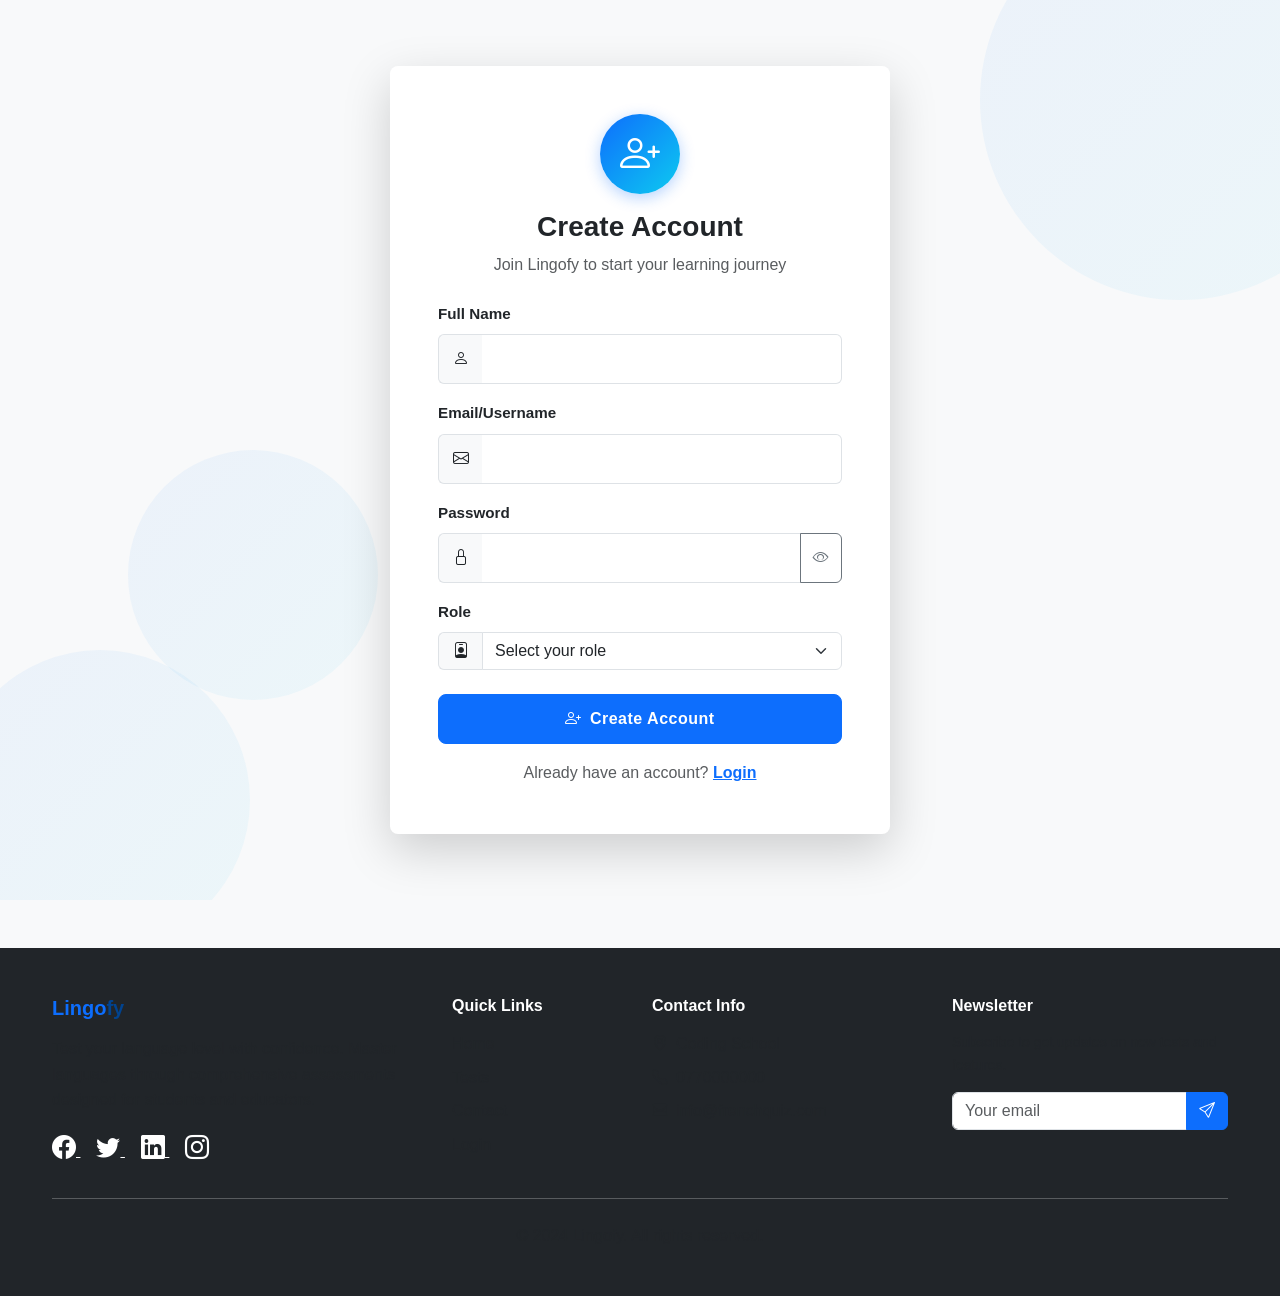
<file: register.html>
<!DOCTYPE html>
<html lang="en">
<head>
    <meta charset="UTF-8">
    <meta name="viewport" content="width=device-width, initial-scale=1.0">
    <title>Register - Lingofy</title>
    <link href="https://cdn.jsdelivr.net/npm/bootstrap@5.3.0/dist/css/bootstrap.min.css" rel="stylesheet">
    <link rel="stylesheet" href="https://cdn.jsdelivr.net/npm/bootstrap-icons@1.11.0/font/bootstrap-icons.css">
    <link rel="stylesheet" href="styles/main.css">
</head>
<body class="bg-light auth-page-background">
    <!-- Decorative Background Elements -->
    <div class="auth-background-shapes">
        <div class="auth-shape auth-shape-1"></div>
        <div class="auth-shape auth-shape-2"></div>
        <div class="auth-shape auth-shape-3"></div>
    </div>

    <div class="container min-vh-100 d-flex align-items-center justify-content-center py-5 position-relative">
        <div class="auth-card card shadow-lg border-0">
            <div class="card-body p-5">
                <div class="text-center mb-4">
                    <div class="auth-icon-wrapper mb-3">
                        <i class="bi bi-person-plus"></i>
                    </div>
                    <h2 class="fw-bold mb-2">Create Account</h2>
                    <p class="text-muted mb-0">Join Lingofy to start your learning journey</p>
                </div>

                <form id="registerForm" novalidate>
                    <!-- Full Name -->
                    <div class="mb-3">
                        <label for="fullName" class="form-label fw-semibold">Full Name</label>
                        <div class="input-group">
                            <span class="input-group-text"><i class="bi bi-person"></i></span>
                            <input type="text" class="form-control" id="fullName" name="fullName" required>
                        </div>
                        <div class="invalid-feedback d-none">
                            <i class="bi bi-exclamation-circle me-1"></i>Please enter your full name
                        </div>
                    </div>

                    <!-- Email/Username -->
                    <div class="mb-3">
                        <label for="email" class="form-label fw-semibold">Email/Username</label>
                        <div class="input-group">
                            <span class="input-group-text"><i class="bi bi-envelope"></i></span>
                            <input type="text" class="form-control" id="email" name="email" required>
                        </div>
                        <div class="invalid-feedback d-none">
                            <i class="bi bi-exclamation-circle me-1"></i>Please enter a valid email or username
                        </div>
                    </div>

                    <!-- Password -->
                    <div class="mb-3">
                        <label for="password" class="form-label fw-semibold">Password</label>
                        <div class="input-group">
                            <span class="input-group-text"><i class="bi bi-lock"></i></span>
                            <input type="password" class="form-control" id="password" name="password" required>
                            <button class="btn btn-outline-secondary" type="button" id="togglePassword">
                                <i class="bi bi-eye"></i>
                            </button>
                        </div>
                        <div class="invalid-feedback d-none">
                            <i class="bi bi-exclamation-circle me-1"></i>Password must be at least 6 characters
                        </div>
                    </div>

                    <!-- Role -->
                    <div class="mb-4">
                        <label for="role" class="form-label fw-semibold">Role</label>
                        <div class="input-group">
                            <span class="input-group-text"><i class="bi bi-person-badge"></i></span>
                            <select class="form-select" id="role" name="role" required>
                                <option value="">Select your role</option>
                                <option value="student">Student</option>
                                <option value="admin">Admin</option>
                            </select>
                        </div>
                        <div class="invalid-feedback d-none">
                            <i class="bi bi-exclamation-circle me-1"></i>Please select a role
                        </div>
                    </div>

                    <!-- Submit Button -->
                    <button type="submit" class="btn btn-primary w-100 btn-lg mb-3">
                        <i class="bi bi-person-plus me-2"></i>Create Account
                    </button>

                    <div class="text-center">
                        <p class="text-muted mb-0">Already have an account? <a href="login.html" class="text-primary fw-semibold">Login</a></p>
                    </div>
                </form>
            </div>
        </div>
    </div>

    <!-- Footer -->
    <footer class="footer bg-dark text-white py-5 mt-5">
        <div class="container">
            <div class="row g-4">
                <div class="col-lg-4 col-md-6">
                    <h5 class="fw-bold mb-3">
                        <span class="fw-bold">
                    <span style="color: #0D6EFD;">Lingo</span><span style="color: #01438F;">fy</span>
                </span>
                    </h5>
                    <p class="text-muted">Test your language level with confidence. Master languages through comprehensive assessments designed for students and educators.</p>
                    <div class="social-links mt-3">
                        <a href="https://www.facebook.com" target="_blank" rel="noopener noreferrer" class="text-white me-3" title="Visit our Facebook page">
                            <i class="bi bi-facebook" style="font-size: 1.5rem;"></i>
                        </a>
                        <a href="https://x.com" target="_blank" rel="noopener noreferrer" class="text-white me-3" title="Visit our Twitter/X page">
                            <i class="bi bi-twitter" style="font-size: 1.5rem;"></i>
                        </a>
                        <a href="https://www.linkedin.com" target="_blank" rel="noopener noreferrer" class="text-white me-3" title="Visit our LinkedIn page">
                            <i class="bi bi-linkedin" style="font-size: 1.5rem;"></i>
                        </a>
                        <a href="https://www.instagram.com" target="_blank" rel="noopener noreferrer" class="text-white" title="Visit our Instagram page">
                            <i class="bi bi-instagram" style="font-size: 1.5rem;"></i>
                        </a>
                    </div>
                </div>
                <div class="col-lg-2 col-md-6">
                    <h6 class="fw-bold mb-3">Quick Links</h6>
                    <ul class="list-unstyled">
                        <li class="mb-2"><a href="index.html" class="text-muted text-decoration-none">Home</a></li>
                        <li class="mb-2"><a href="student-tests.html" class="text-muted text-decoration-none">Tests</a></li>
                        <li class="mb-2"><a href="contact.html" class="text-muted text-decoration-none">Contact</a></li>
                        <li class="mb-2"><a href="login.html" class="text-muted text-decoration-none">Login</a></li>
                    </ul>
                </div>
                <div class="col-lg-3 col-md-6">
                    <h6 class="fw-bold mb-3">Contact Info</h6>
                    <ul class="list-unstyled text-muted">
                        <li class="mb-2">
                            <i class="bi bi-geo-alt me-2"></i>Coding School
                        </li>
                        <li class="mb-2">
                            <i class="bi bi-telephone me-2"></i>0770000000
                        </li>
                        <li class="mb-2">
                            <i class="bi bi-envelope me-2"></i>info@frenchquiz.com
                        </li>
                    </ul>
                </div>
                <div class="col-lg-3 col-md-6">
                    <h6 class="fw-bold mb-3">Newsletter</h6>
                    <p class="text-muted small">Subscribe to get updates on new tests and features.</p>
                    <div class="input-group">
                        <input type="email" class="form-control" placeholder="Your email">
                        <button class="btn btn-primary" type="button">
                            <i class="bi bi-send"></i>
                        </button>
                    </div>
                </div>
            </div>
            <hr class="my-4 bg-secondary">
            <div class="row">
                <div class="col-12 text-center">
                    <p class="text-muted mb-0">&copy; 2024 Lingofy. All rights reserved.</p>
                </div>
            </div>
        </div>
    </footer>

    <script src="https://cdn.jsdelivr.net/npm/bootstrap@5.3.0/dist/js/bootstrap.bundle.min.js"></script>
    <script src="scripts/main.js"></script>
    <script src="scripts/register.js"></script>
</body>
</html>
</file>
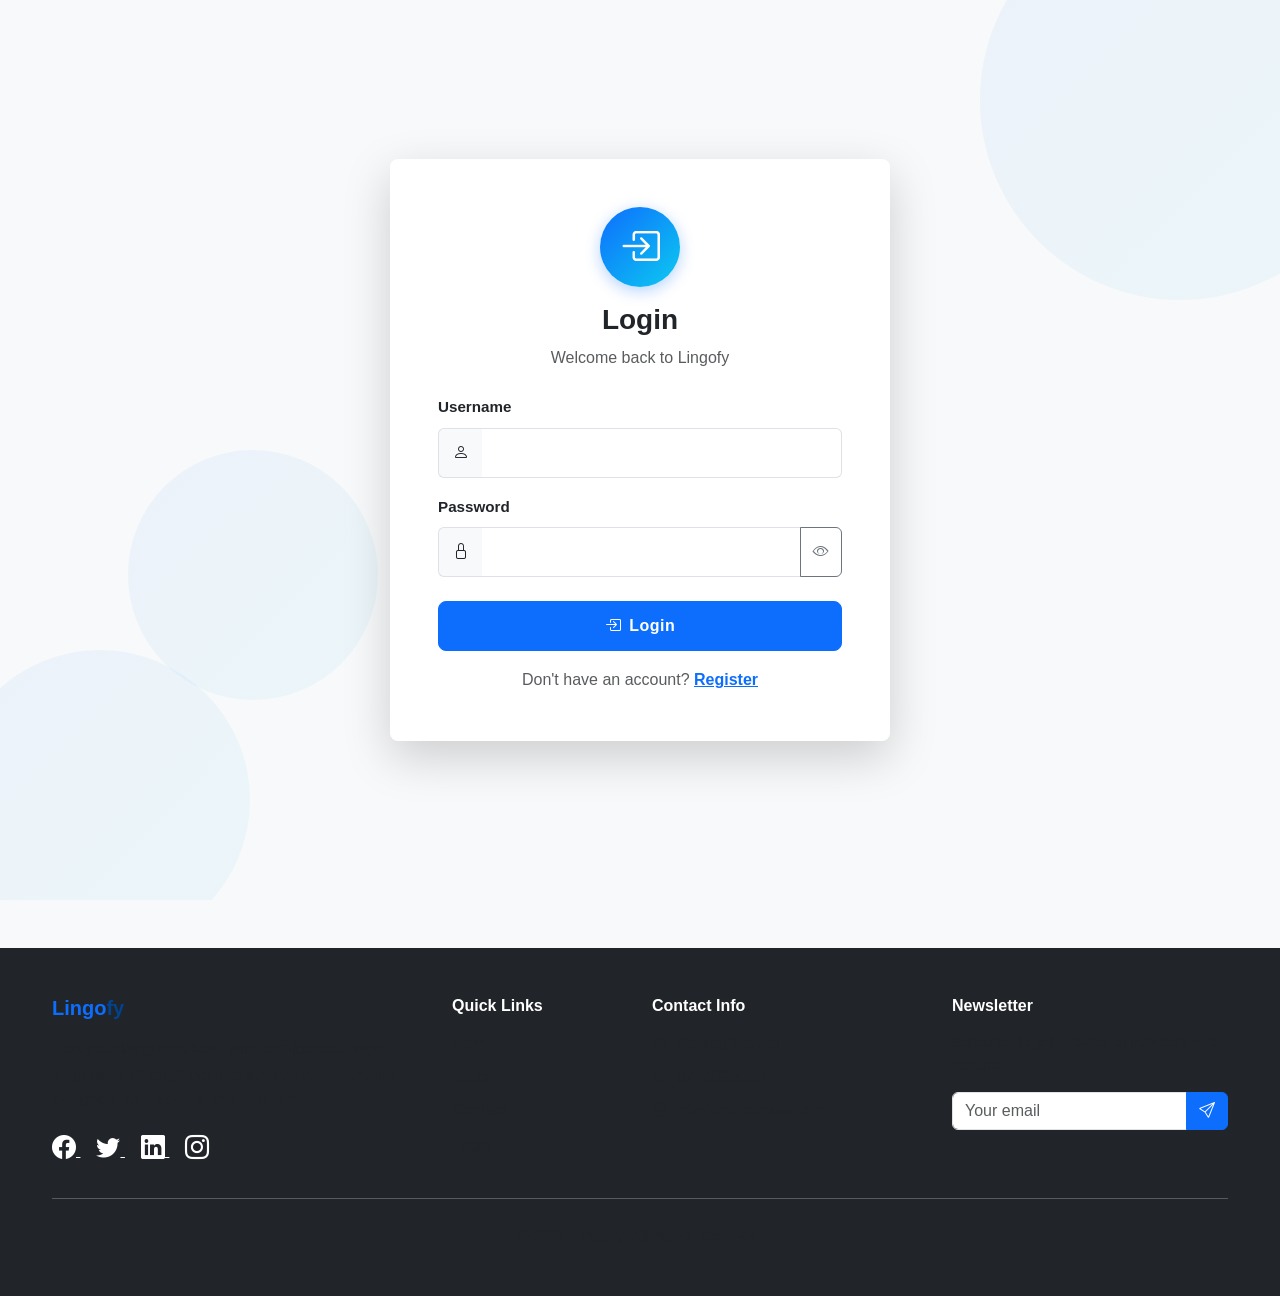
<file: student-profile.html>
<!DOCTYPE html>
<html lang="en">
<head>
    <meta charset="UTF-8">
    <meta name="viewport" content="width=device-width, initial-scale=1.0">
    <title>My Profile - Lingofy</title>
    <link href="https://cdn.jsdelivr.net/npm/bootstrap@5.3.0/dist/css/bootstrap.min.css" rel="stylesheet">
    <link rel="stylesheet" href="https://cdn.jsdelivr.net/npm/bootstrap-icons@1.11.0/font/bootstrap-icons.css">
    <link rel="stylesheet" href="styles/main.css">
</head>
<body>
    <!-- Navbar -->
    <nav class="navbar navbar-expand-lg navbar-light bg-white shadow-sm">
        <div class="container">
            <a class="navbar-brand d-flex align-items-center" href="index.html">
                <span class="fw-bold" style="font-size: 1.3rem;">
                    <span style="color: #0D6EFD;">Lingo</span><span style="color: #01438F;">fy</span>
                </span>
            </a>
            <button class="navbar-toggler" type="button" data-bs-toggle="collapse" data-bs-target="#navbarNav">
                <span class="navbar-toggler-icon"></span>
            </button>
            <div class="collapse navbar-collapse" id="navbarNav">
                <div class="navbar-nav ms-auto">
                    <a class="nav-link" href="student-tests.html">Tests</a>
                    <a class="nav-link active" href="student-profile.html">Profile</a>
                    <a class="nav-link" href="index.html">Logout</a>
                </div>
            </div>
        </div>
    </nav>

    <div class="container py-5">
        <div class="row justify-content-center">
            <div class="col-lg-8 col-md-10">
                <div class="card border-0 shadow-sm">
                    <div class="card-header bg-white border-bottom py-4">
                        <h4 class="mb-0 fw-bold">
                            <i class="bi bi-person-gear me-2"></i>Edit Profile
                        </h4>
                        <p class="text-muted mb-0 small">Update your account information</p>
                    </div>
                    <div class="card-body p-4">
                        <form id="profileSettingsForm">
                            <!-- Full Name -->
                            <div class="mb-4">
                                <label for="settingsFullName" class="form-label fw-semibold">
                                    <i class="bi bi-person me-2"></i>Full Name
                                </label>
                                <input type="text" class="form-control form-control-lg" id="settingsFullName" placeholder="Enter your full name" required>
                            </div>

                            <!-- Email/Username -->
                            <div class="mb-4">
                                <label for="settingsEmail" class="form-label fw-semibold">
                                    <i class="bi bi-envelope me-2"></i>Email/Username
                                </label>
                                <input type="text" class="form-control form-control-lg" id="settingsEmail" placeholder="Enter your email or username" required>
                            </div>

                            <!-- Password Section -->
                            <div class="mb-4">
                                <h6 class="fw-semibold mb-3">
                                    <i class="bi bi-lock me-2"></i>Change Password
                                </h6>
                                <div class="alert alert-info">
                                    <i class="bi bi-info-circle me-2"></i>Leave password fields empty if you don't want to change your password.
                                </div>
                                
                                <div class="mb-3">
                                    <label for="currentPassword" class="form-label fw-semibold">Current Password</label>
                                    <div class="input-group">
                                        <span class="input-group-text"><i class="bi bi-lock"></i></span>
                                        <input type="password" class="form-control" id="currentPassword" placeholder="Enter current password">
                                    </div>
                                </div>
                                
                                <div class="mb-3">
                                    <label for="newPassword" class="form-label fw-semibold">New Password</label>
                                    <div class="input-group">
                                        <span class="input-group-text"><i class="bi bi-key"></i></span>
                                        <input type="password" class="form-control" id="newPassword" placeholder="Enter new password (min 6 characters)">
                                    </div>
                                    <small class="text-muted">Password must be at least 6 characters long</small>
                                </div>
                                
                                <div class="mb-3">
                                    <label for="confirmPassword" class="form-label fw-semibold">Confirm New Password</label>
                                    <div class="input-group">
                                        <span class="input-group-text"><i class="bi bi-key-fill"></i></span>
                                        <input type="password" class="form-control" id="confirmPassword" placeholder="Confirm new password">
                                    </div>
                                </div>
                            </div>

                            <!-- Action Buttons -->
                            <div class="d-flex gap-3">
                                <button type="submit" class="btn btn-primary btn-lg flex-fill">
                                    <i class="bi bi-save me-2"></i>Save Changes
                                </button>
                                <a href="student-tests.html" class="btn btn-outline-secondary btn-lg">
                                    <i class="bi bi-x-circle me-2"></i>Cancel
                                </a>
                            </div>
                        </form>
                    </div>
                </div>
            </div>
        </div>
    </div>

    <!-- Footer -->
    <footer class="footer bg-dark text-white py-5 mt-5">
        <div class="container">
            <div class="row g-4">
                <div class="col-lg-4 col-md-6">
                    <h5 class="fw-bold mb-3">
                        <span style="color: #0D6EFD;">Lingo</span><span style="color: #01438F;">fy</span>
                    </h5>
                    <p class="text-muted">Test your language level with confidence. Master languages through comprehensive assessments designed for students and educators.</p>
                </div>
            </div>
            <hr class="my-4 bg-secondary">
            <div class="row">
                <div class="col-12 text-center">
                    <p class="text-muted mb-0">&copy; 2024 Lingofy. All rights reserved.</p>
                </div>
            </div>
        </div>
    </footer>

    <script src="https://cdn.jsdelivr.net/npm/bootstrap@5.3.0/dist/js/bootstrap.bundle.min.js"></script>
    <script src="scripts/main.js"></script>
    <script src="scripts/student-profile.js"></script>
</body>
</html>
</file>
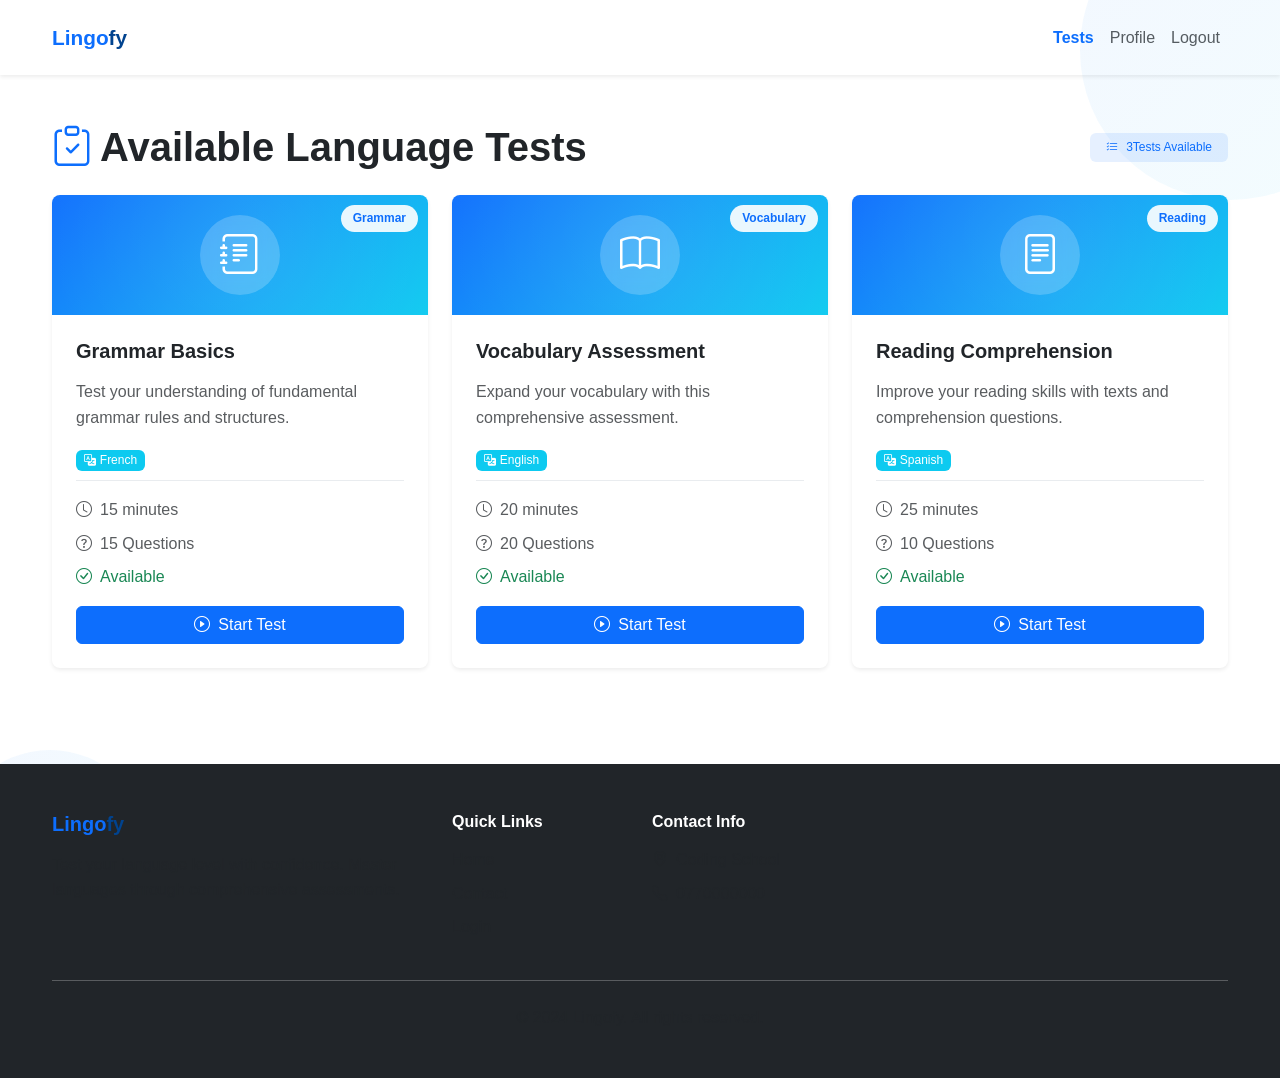
<file: student-tests.html>
<!DOCTYPE html>
<html lang="en">
<head>
    <meta charset="UTF-8">
    <meta name="viewport" content="width=device-width, initial-scale=1.0">
    <title>Available Tests - Lingofy</title>
    <link href="https://cdn.jsdelivr.net/npm/bootstrap@5.3.0/dist/css/bootstrap.min.css" rel="stylesheet">
    <link rel="stylesheet" href="https://cdn.jsdelivr.net/npm/bootstrap-icons@1.11.0/font/bootstrap-icons.css">
    <link rel="stylesheet" href="styles/main.css">
</head>
<body>
    <!-- Navbar -->
    <nav class="navbar navbar-expand-lg navbar-light bg-white shadow-sm">
        <div class="container">
            <a class="navbar-brand d-flex align-items-center" href="index.html">
                <span class="fw-bold" style="font-size: 1.3rem;">
                    <span style="color: #0D6EFD;">Lingo</span><span style="color: #01438F;">fy</span>
                </span>
            </a>
            <button class="navbar-toggler" type="button" data-bs-toggle="collapse" data-bs-target="#navbarNav">
                <span class="navbar-toggler-icon"></span>
            </button>
            <div class="collapse navbar-collapse" id="navbarNav">
                <div class="navbar-nav ms-auto">
                    <a class="nav-link active" href="student-tests.html">Tests</a>
                    <a class="nav-link" href="student-profile.html">Profile</a>
                    <a class="nav-link" href="index.html">Logout</a>
                </div>
            </div>
        </div>
    </nav>

    <!-- Decorative Background -->
    <div class="tests-page-decoration">
        <div class="test-page-shape test-page-shape-1"></div>
        <div class="test-page-shape test-page-shape-2"></div>
    </div>

    <div class="container py-5 position-relative">
        <div class="d-flex align-items-center justify-content-between mb-4">
            <h1 class="mb-0 fw-bold">
                <i class="bi bi-clipboard-check text-primary me-2"></i>Available Language Tests
            </h1>
            <div class="test-count-badge">
                <span class="badge bg-primary bg-opacity-10 text-primary px-3 py-2">
                    <i class="bi bi-list-check me-2"></i><span id="testCount">3</span> Tests Available
                </span>
            </div>
        </div>

        <!-- Tests Grid -->
        <div class="row g-4" id="testsGrid">
            <div class="col-md-6 col-lg-4">
                <div class="test-card card border-0 shadow-sm h-100">
                    <div class="test-card-header position-relative">
                        <div class="test-card-icon">
                            <i class="bi bi-journal-text"></i>
                        </div>
                        <div class="test-card-badge">Grammar</div>
                    </div>
                    <div class="card-body">
                        <h5 class="card-title fw-bold mb-3">Grammar Basics</h5>
                        <p class="card-text text-muted mb-3">Test your understanding of fundamental grammar rules and structures.</p>
                        <div class="mb-2">
                            <span class="badge bg-info">
                                <i class="bi bi-translate me-1"></i>French
                            </span>
                        </div>
                        <div class="test-card-meta mb-3">
                            <div class="d-flex align-items-center text-muted mb-2">
                                <i class="bi bi-clock me-2"></i>
                                <span>15 minutes</span>
                            </div>
                            <div class="d-flex align-items-center text-muted mb-2">
                                <i class="bi bi-question-circle me-2"></i>
                                <span>15 Questions</span>
                            </div>
                            <div class="d-flex align-items-center text-success">
                                <i class="bi bi-check-circle me-2"></i>
                                <span>Available</span>
                            </div>
                        </div>
                        <a href="test-taking.html?test=1" class="btn btn-primary w-100">
                            <i class="bi bi-play-circle me-2"></i>Start Test
                        </a>
                    </div>
                </div>
            </div>
            <div class="col-md-6 col-lg-4">
                <div class="test-card card border-0 shadow-sm h-100">
                    <div class="test-card-header position-relative">
                        <div class="test-card-icon">
                            <i class="bi bi-book"></i>
                        </div>
                        <div class="test-card-badge">Vocabulary</div>
                    </div>
                    <div class="card-body">
                        <h5 class="card-title fw-bold mb-3">Vocabulary Assessment</h5>
                        <p class="card-text text-muted mb-3">Expand your vocabulary with this comprehensive assessment.</p>
                        <div class="mb-2">
                            <span class="badge bg-info">
                                <i class="bi bi-translate me-1"></i>English
                            </span>
                        </div>
                        <div class="test-card-meta mb-3">
                            <div class="d-flex align-items-center text-muted mb-2">
                                <i class="bi bi-clock me-2"></i>
                                <span>20 minutes</span>
                            </div>
                            <div class="d-flex align-items-center text-muted mb-2">
                                <i class="bi bi-question-circle me-2"></i>
                                <span>20 Questions</span>
                            </div>
                            <div class="d-flex align-items-center text-success">
                                <i class="bi bi-check-circle me-2"></i>
                                <span>Available</span>
                            </div>
                        </div>
                        <a href="test-taking.html?test=2" class="btn btn-primary w-100">
                            <i class="bi bi-play-circle me-2"></i>Start Test
                        </a>
                    </div>
                </div>
            </div>
            <div class="col-md-6 col-lg-4">
                <div class="test-card card border-0 shadow-sm h-100">
                    <div class="test-card-header position-relative">
                        <div class="test-card-icon">
                            <i class="bi bi-file-text"></i>
                        </div>
                        <div class="test-card-badge">Reading</div>
                    </div>
                    <div class="card-body">
                        <h5 class="card-title fw-bold mb-3">Reading Comprehension</h5>
                        <p class="card-text text-muted mb-3">Improve your reading skills with texts and comprehension questions.</p>
                        <div class="mb-2">
                            <span class="badge bg-info">
                                <i class="bi bi-translate me-1"></i>Spanish
                            </span>
                        </div>
                        <div class="test-card-meta mb-3">
                            <div class="d-flex align-items-center text-muted mb-2">
                                <i class="bi bi-clock me-2"></i>
                                <span>25 minutes</span>
                            </div>
                            <div class="d-flex align-items-center text-muted mb-2">
                                <i class="bi bi-question-circle me-2"></i>
                                <span>10 Questions</span>
                            </div>
                            <div class="d-flex align-items-center text-success">
                                <i class="bi bi-check-circle me-2"></i>
                                <span>Available</span>
                            </div>
                        </div>
                        <a href="test-taking.html?test=3" class="btn btn-primary w-100">
                            <i class="bi bi-play-circle me-2"></i>Start Test
                        </a>
                    </div>
                </div>
            </div>
        </div>

        <!-- Empty State (hidden by default) -->
        <div id="emptyState" class="text-center py-5 d-none">
            <div class="empty-illustration mb-4 animated-float">
                <div class="empty-icon-wrapper">
                    <i class="bi bi-clipboard-x"></i>
                </div>
                <div class="empty-pulse"></div>
            </div>
            <h3 class="mt-3 mb-3">No Tests Available</h3>
            <p class="text-muted mb-4">There are currently no tests available. New tests will appear here once they are published.</p>
            
            <div class="row g-3 mb-4 justify-content-center">
                <div class="col-md-4">
                    <div class="info-card-small card border-0 shadow-sm">
                        <div class="card-body p-3">
                            <i class="bi bi-clock-history text-primary mb-2" style="font-size: 2rem;"></i>
                            <p class="small mb-0 text-muted">Check back later</p>
                        </div>
                    </div>
                </div>
                <div class="col-md-4">
                    <div class="info-card-small card border-0 shadow-sm">
                        <div class="card-body p-3">
                            <i class="bi bi-headset text-primary mb-2" style="font-size: 2rem;"></i>
                            <p class="small mb-0 text-muted">Contact support</p>
                        </div>
                    </div>
                </div>
            </div>
            
            <a href="index.html" class="btn btn-primary mt-3">
                <i class="bi bi-arrow-left me-2"></i>Back to Home
            </a>
        </div>
    </div>

    <!-- Footer -->
    <footer class="footer bg-dark text-white py-5 mt-5 position-relative" style="z-index: 1;">
        <div class="container">
            <div class="row g-4">
                <div class="col-lg-4 col-md-6">
                    <h5 class="fw-bold mb-3">
                        <span style="color: #0D6EFD;">Lingo</span><span style="color: #01438F;">fy</span>
                    </h5>
                    <p class="text-muted">Test your language level with confidence. Master languages through comprehensive assessments.</p>
                </div>
                <div class="col-lg-2 col-md-6">
                    <h6 class="fw-bold mb-3">Quick Links</h6>
                    <ul class="list-unstyled">
                        <li class="mb-2"><a href="index.html" class="text-muted text-decoration-none">Home</a></li>
                        <li class="mb-2"><a href="contact.html" class="text-muted text-decoration-none">Contact</a></li>
                        <li class="mb-2"><a href="login.html" class="text-muted text-decoration-none">Login</a></li>
                    </ul>
                </div>
                <div class="col-lg-3 col-md-6">
                    <h6 class="fw-bold mb-3">Contact Info</h6>
                    <ul class="list-unstyled text-muted">
                        <li class="mb-2">
                            <i class="bi bi-geo-alt me-2"></i>Coding School
                        </li>
                        <li class="mb-2">
                            <i class="bi bi-telephone me-2"></i>0770000000
                        </li>
                    </ul>
                </div>
            </div>
            <hr class="my-4 bg-secondary">
            <div class="row">
                <div class="col-12 text-center">
                    <p class="text-muted mb-0">&copy; 2024 Lingofy. All rights reserved.</p>
                </div>
            </div>
        </div>
    </footer>

    <script src="https://cdn.jsdelivr.net/npm/bootstrap@5.3.0/dist/js/bootstrap.bundle.min.js"></script>
    <script src="scripts/main.js"></script>
</body>
</html>
</file>
<file: styles/main.css>
/* Color-blind friendly palette - Blue theme */
:root {
    --primary-color: #0d6efd;
    --primary-hover: #0b5ed7;
    --secondary-color: #6c757d;
    --success-color: #198754;
    --danger-color: #dc3545;
    --warning-color: #ffc107;
    --info-color: #0dcaf0;
    --light-color: #f8f9fa;
    --dark-color: #212529;
    
    /* Color-blind safe alternatives */
    --active-color: #198754; /* Green with icon */
    --inactive-color: #6c757d; /* Gray with icon */
    
    /* Spacing */
    --spacing-xs: 0.25rem;
    --spacing-sm: 0.5rem;
    --spacing-md: 1rem;
    --spacing-lg: 1.5rem;
    --spacing-xl: 3rem;
}

/* Base Styles */
body {
    font-family: -apple-system, BlinkMacSystemFont, 'Segoe UI', Roboto, 'Helvetica Neue', Arial, sans-serif;
    color: var(--dark-color);
    line-height: 1.6;
}

/* Unified Container Styles - Same size for all pages */
.container {
    max-width: 1200px;
}

.container-fluid {
    padding-left: 1.5rem;
    padding-right: 1.5rem;
}

/* Unified Card Styles */
.card {
    border-radius: 0.75rem;
    overflow: hidden;
}

.card-header {
    padding: 1.25rem 1.5rem;
    font-weight: 600;
}

.card-body {
    padding: 1.5rem;
}

/* Hero Section */
.hero-section {
    background: linear-gradient(135deg, var(--primary-color) 0%, #0dcaf0 100%);
    min-height: 60vh;
    display: flex;
    align-items: center;
}

.min-vh-50 {
    min-height: 50vh;
}

/* Feature Cards */
.feature-card {
    transition: transform 0.3s ease, box-shadow 0.3s ease;
}

.feature-card:hover {
    transform: translateY(-5px);
    box-shadow: 0 0.5rem 1rem rgba(0, 0, 0, 0.15) !important;
}

.feature-icon {
    transition: transform 0.3s ease;
}

.feature-card:hover .feature-icon {
    transform: scale(1.1);
}

/* Auth Card Styles - Unified size for Login and Register */
.auth-card {
    max-width: 500px;
    width: 100%;
    animation: fadeIn 0.5s ease-in;
    border-radius: 1rem;
    transition: transform 0.3s ease, box-shadow 0.3s ease;
}

.auth-card:hover {
    transform: translateY(-5px);
    box-shadow: 0 1rem 2rem rgba(0, 0, 0, 0.15) !important;
}

.auth-card .card-body {
    padding: 3rem 2.5rem;
}

.auth-icon-wrapper {
    display: inline-flex;
    align-items: center;
    justify-content: center;
    width: 80px;
    height: 80px;
    background: linear-gradient(135deg, var(--primary-color) 0%, #0dcaf0 100%);
    border-radius: 50%;
    box-shadow: 0 4px 15px rgba(13, 110, 253, 0.3);
}

.auth-icon-wrapper i {
    font-size: 2.5rem;
    color: white;
}

.auth-card h2 {
    font-size: 1.75rem;
    margin-bottom: 0.5rem;
}

.auth-card .form-label {
    font-size: 0.95rem;
    margin-bottom: 0.5rem;
}

.auth-card .input-group {
    margin-bottom: 0.25rem;
}

.auth-card .input-group-text {
    min-width: 45px;
    justify-content: center;
    background-color: #f8f9fa;
    border-right: none;
}

.auth-card .form-control {
    border-left: none;
    padding: 0.75rem 1rem;
}

.auth-card .form-control:focus {
    border-left: 1px solid var(--primary-color);
}

.auth-card .btn-lg {
    padding: 0.75rem 1.5rem;
    font-size: 1rem;
    font-weight: 600;
    letter-spacing: 0.5px;
}

.register-card,
.login-card {
    animation: fadeIn 0.5s ease-in;
}

@keyframes fadeIn {
    from {
        opacity: 0;
        transform: translateY(20px);
    }
    to {
        opacity: 1;
        transform: translateY(0);
    }
}

/* Input Focus States */
.form-control:focus,
.form-select:focus {
    border-color: var(--primary-color);
    box-shadow: 0 0 0 0.25rem rgba(13, 110, 253, 0.25);
    outline: none;
}

.input-group-text {
    background-color: var(--light-color);
    border-color: #dee2e6;
}

/* Button Styles */
.btn {
    transition: all 0.3s ease;
    font-weight: 500;
}

.btn:hover {
    transform: translateY(-2px);
    box-shadow: 0 0.25rem 0.5rem rgba(0, 0, 0, 0.1);
}

.btn:focus {
    box-shadow: 0 0 0 0.25rem rgba(13, 110, 253, 0.25);
    outline: none;
}

.btn-primary {
    background-color: var(--primary-color);
    border-color: var(--primary-color);
}

.btn-primary:hover {
    background-color: var(--primary-hover);
    border-color: var(--primary-hover);
}

/* Badge Styles - Never rely on color alone */
.badge {
    display: inline-flex;
    align-items: center;
    padding: 0.35em 0.65em;
    font-weight: 500;
}

.badge.bg-success {
    background-color: var(--success-color) !important;
}

.badge.bg-danger {
    background-color: var(--danger-color) !important;
}

.badge.bg-secondary {
    background-color: var(--secondary-color) !important;
}

/* Stat Cards */
.stat-card {
    transition: transform 0.3s ease, box-shadow 0.3s ease;
}

.stat-card:hover {
    transform: translateY(-3px);
    box-shadow: 0 0.5rem 1rem rgba(0, 0, 0, 0.15) !important;
}

.stat-icon {
    display: flex;
    align-items: center;
    justify-content: center;
}

/* Table Styles */
.table {
    border-collapse: separate;
    border-spacing: 0;
}

.table thead th {
    border-bottom: 2px solid #dee2e6;
    font-weight: 600;
    text-transform: uppercase;
    font-size: 0.875rem;
    letter-spacing: 0.5px;
}

.table tbody tr {
    transition: background-color 0.2s ease;
}

.table tbody tr:hover {
    background-color: rgba(13, 110, 253, 0.05);
}

/* Test Cards */
.test-card {
    transition: transform 0.3s ease, box-shadow 0.3s ease;
}

.test-card:hover {
    transform: translateY(-5px);
    box-shadow: 0 0.5rem 1rem rgba(0, 0, 0, 0.15) !important;
}

/* Question Card */
#questionCard {
    min-height: 300px;
}

.form-check-label {
    cursor: pointer;
    transition: all 0.2s ease;
}

.form-check-input:checked + .form-check-label {
    background-color: rgba(13, 110, 253, 0.1);
    border-color: var(--primary-color) !important;
    font-weight: 600;
}

.form-check-input:focus {
    box-shadow: 0 0 0 0.25rem rgba(13, 110, 253, 0.25);
}

/* Progress Bar */
.progress {
    border-radius: 10px;
    overflow: hidden;
}

.progress-bar {
    transition: width 0.3s ease;
}

/* Score Circle */
.score-circle {
    box-shadow: 0 0.5rem 1rem rgba(0, 0, 0, 0.15);
}

/* Color Palette for Theme Customization */
.color-palette {
    display: flex;
    flex-wrap: wrap;
    gap: 1rem;
}

.color-option {
    width: 60px;
    height: 60px;
    border-radius: 50%;
    cursor: pointer;
    position: relative;
    border: 3px solid transparent;
    transition: all 0.3s ease;
}

.color-option:hover {
    transform: scale(1.1);
    border-color: var(--dark-color);
}

.color-option input[type="radio"] {
    position: absolute;
    opacity: 0;
    width: 100%;
    height: 100%;
    cursor: pointer;
}

.color-option input[type="radio"]:checked {
    opacity: 1;
}

.color-option input[type="radio"]:checked ~ .check-mark,
.color-option.selected {
    border-color: var(--dark-color) !important;
    border-width: 4px !important;
    box-shadow: 0 0 0 3px rgba(0, 0, 0, 0.15) !important;
    transform: scale(1.15);
}

/* Formatting Toolbar */
.formatting-toolbar {
    border-bottom: 1px solid #dee2e6;
    padding-bottom: 0.5rem;
}

/* Option Items */
.option-item {
    padding: 0.5rem;
    background-color: var(--light-color);
    border-radius: 0.375rem;
}

/* Footer */
.footer {
    margin-top: auto;
}

.footer a {
    transition: color 0.3s ease;
}

.footer a:hover {
    color: var(--primary-color) !important;
}

.social-links a {
    transition: transform 0.3s ease, color 0.3s ease;
}

.social-links a:hover {
    transform: translateY(-3px);
    color: var(--primary-color) !important;
}

.contact-icon {
    width: 40px;
    height: 40px;
    display: flex;
    align-items: center;
    justify-content: center;
    background-color: rgba(13, 110, 253, 0.1);
    border-radius: 50%;
    flex-shrink: 0;
}

.contact-item {
    padding-bottom: 1rem;
    border-bottom: 1px solid rgba(255, 255, 255, 0.1);
}

.contact-item:last-child {
    border-bottom: none;
}

.map-placeholder {
    border-radius: 0.75rem;
}

/* Accessibility - Focus States */
*:focus-visible {
    outline: 2px solid var(--primary-color);
    outline-offset: 2px;
}

/* Responsive Design */
@media (max-width: 768px) {
    .hero-section {
        min-height: 50vh;
        text-align: center;
    }
    
    .display-4 {
        font-size: 2rem;
    }
    
    .btn {
        width: 100%;
        margin-bottom: 0.5rem;
    }
    
    .d-flex.flex-sm-row {
        flex-direction: column;
    }
    
    .table-responsive {
        font-size: 0.875rem;
    }
    
    .stat-card .card-body {
        padding: 1rem;
    }
    
    .auth-card {
        max-width: 100%;
        margin: 1rem;
    }
    
    .auth-card .card-body {
        padding: 2rem 1.5rem !important;
    }
}

/* Navbar */
.navbar {
    padding: 1rem 0;
}

.nav-link {
    transition: color 0.2s ease;
    font-weight: 500;
}

.nav-link:hover {
    color: var(--primary-color) !important;
}

.nav-link.active {
    color: var(--primary-color) !important;
    font-weight: 600;
}

/* Toast/Alert Styles */
.alert {
    border-left: 4px solid;
    border-radius: 0.375rem;
}

.alert-success {
    border-left-color: var(--success-color);
}

.alert-danger {
    border-left-color: var(--danger-color);
}

.alert-warning {
    border-left-color: var(--warning-color);
}

.alert-info {
    border-left-color: var(--info-color);
}

/* Animated Backgrounds */
.error-background,
.empty-background {
    position: fixed;
    top: 0;
    left: 0;
    width: 100%;
    height: 100%;
    z-index: 0;
    overflow: hidden;
}

.floating-shapes {
    position: absolute;
    width: 100%;
    height: 100%;
}

.shape {
    position: absolute;
    border-radius: 50%;
    background: linear-gradient(135deg, rgba(13, 110, 253, 0.1) 0%, rgba(13, 202, 240, 0.1) 100%);
    animation: float 20s infinite ease-in-out;
}

.shape-1 {
    width: 300px;
    height: 300px;
    top: 10%;
    left: 10%;
    animation-delay: 0s;
}

.shape-2 {
    width: 200px;
    height: 200px;
    top: 60%;
    right: 10%;
    animation-delay: 5s;
}

.shape-3 {
    width: 150px;
    height: 150px;
    bottom: 20%;
    left: 50%;
    animation-delay: 10s;
}

@keyframes float {
    0%, 100% {
        transform: translateY(0) rotate(0deg);
    }
    33% {
        transform: translateY(-30px) rotate(120deg);
    }
    66% {
        transform: translateY(30px) rotate(240deg);
    }
}

/* Auth Page Background */
.auth-page-background {
    position: relative;
    overflow: hidden;
}

.auth-background-shapes {
    position: fixed;
    top: 0;
    left: 0;
    width: 100%;
    height: 100%;
    z-index: 0;
    overflow: hidden;
}

.auth-shape {
    position: absolute;
    border-radius: 50%;
    background: linear-gradient(135deg, rgba(13, 110, 253, 0.05) 0%, rgba(13, 202, 240, 0.05) 100%);
    animation: float 25s infinite ease-in-out;
}

.auth-shape-1 {
    width: 400px;
    height: 400px;
    top: -100px;
    right: -100px;
    animation-delay: 0s;
}

.auth-shape-2 {
    width: 300px;
    height: 300px;
    bottom: -50px;
    left: -50px;
    animation-delay: 8s;
}

.auth-shape-3 {
    width: 250px;
    height: 250px;
    top: 50%;
    left: 10%;
    animation-delay: 15s;
}

/* Empty States */
.empty-illustration,
.error-illustration {
    position: relative;
    display: inline-block;
    margin-bottom: 2rem;
}

.empty-icon-wrapper,
.error-icon-wrapper {
    width: 150px;
    height: 150px;
    display: flex;
    align-items: center;
    justify-content: center;
    background: linear-gradient(135deg, rgba(13, 110, 253, 0.1) 0%, rgba(13, 202, 240, 0.1) 100%);
    border-radius: 50%;
    margin: 0 auto;
    position: relative;
    z-index: 2;
}

.empty-icon-wrapper i,
.error-icon-wrapper i {
    font-size: 5rem;
    color: var(--primary-color);
}

.empty-pulse {
    position: absolute;
    top: 50%;
    left: 50%;
    transform: translate(-50%, -50%);
    width: 150px;
    height: 150px;
    border: 3px solid rgba(13, 110, 253, 0.3);
    border-radius: 50%;
    animation: pulse 2s infinite;
    z-index: 1;
}

@keyframes pulse {
    0% {
        transform: translate(-50%, -50%) scale(1);
        opacity: 1;
    }
    100% {
        transform: translate(-50%, -50%) scale(1.5);
        opacity: 0;
    }
}

.error-number {
    position: absolute;
    top: -20px;
    right: -20px;
    font-size: 3rem;
    font-weight: bold;
    color: var(--primary-color);
    opacity: 0.3;
    z-index: 0;
}

/* Animations */
.animated-bounce {
    animation: bounce 2s infinite;
}

@keyframes bounce {
    0%, 100% {
        transform: translateY(0);
    }
    50% {
        transform: translateY(-20px);
    }
}

.animated-float {
    animation: floatIcon 3s infinite ease-in-out;
}

@keyframes floatIcon {
    0%, 100% {
        transform: translateY(0);
    }
    50% {
        transform: translateY(-15px);
    }
}

.animated-fade-in {
    animation: fadeIn 1s ease-in;
}

.animated-fade-in-delay {
    animation: fadeIn 1s ease-in 0.3s both;
}

.animated-fade-in-delay-2 {
    animation: fadeIn 1s ease-in 0.6s both;
}

.animated-fade-in-delay-3 {
    animation: fadeIn 1s ease-in 0.9s both;
}

@keyframes fadeIn {
    from {
        opacity: 0;
        transform: translateY(20px);
    }
    to {
        opacity: 1;
        transform: translateY(0);
    }
}

/* Info Cards Small */
.info-card-small {
    transition: transform 0.3s ease, box-shadow 0.3s ease;
    border-radius: 0.75rem;
}

.info-card-small:hover {
    transform: translateY(-5px);
    box-shadow: 0 0.5rem 1rem rgba(0, 0, 0, 0.15) !important;
}

.info-card-small i {
    display: block;
    margin-bottom: 0.5rem;
}

/* Helpful Links */
.helpful-links {
    padding: 1rem;
    background: rgba(13, 110, 253, 0.05);
    border-radius: 0.5rem;
    margin-bottom: 1.5rem;
}

.helpful-links .badge {
    padding: 0.5rem 1rem;
    font-size: 0.875rem;
    transition: transform 0.2s ease;
}

.helpful-links .badge:hover {
    transform: scale(1.1);
}

/* Unified Page Container */
.page-container {
    min-height: calc(100vh - 200px);
    padding: 2rem 0;
}

/* Unified Section Spacing */
.section-spacing {
    padding: 3rem 0;
}

@media (max-width: 768px) {
    .section-spacing {
        padding: 2rem 0;
    }
}

/* Toggle Switch */
.form-check-input:checked {
    background-color: var(--primary-color);
    border-color: var(--primary-color);
}

.form-check-input:focus {
    box-shadow: 0 0 0 0.25rem rgba(13, 110, 253, 0.25);
}

/* Card Styles */
.card {
    border-radius: 0.5rem;
    transition: box-shadow 0.3s ease;
}

.card-header {
    font-weight: 600;
}

/* High Contrast for Accessibility */
@media (prefers-contrast: high) {
    .btn {
        border-width: 2px;
    }
    
    .form-control,
    .form-select {
        border-width: 2px;
    }
}

/* Hero SVG Illustration */
.hero-illustration {
    position: relative;
    display: flex;
    align-items: center;
    justify-content: center;
}

.hero-svg {
    max-width: 100%;
    height: auto;
    filter: drop-shadow(0 10px 30px rgba(0, 0, 0, 0.2));
}

.floating-icons {
    position: absolute;
    width: 100%;
    height: 100%;
    top: 0;
    left: 0;
}

.floating-icon-1,
.floating-icon-2,
.floating-icon-3 {
    position: absolute;
    font-size: 2rem;
    color: rgba(255, 255, 255, 0.6);
    animation: floatIcon 4s infinite ease-in-out;
}

.floating-icon-1 {
    top: 10%;
    left: 10%;
    animation-delay: 0s;
}

.floating-icon-2 {
    top: 60%;
    right: 15%;
    animation-delay: 1.5s;
}

.floating-icon-3 {
    bottom: 20%;
    left: 20%;
    animation-delay: 3s;
}

@keyframes floatIcon {
    0%, 100% {
        transform: translateY(0) rotate(0deg);
        opacity: 0.6;
    }
    50% {
        transform: translateY(-20px) rotate(180deg);
        opacity: 1;
    }
}

.animated-pulse-slow {
    animation: pulseSlow 3s infinite ease-in-out;
}

@keyframes pulseSlow {
    0%, 100% {
        opacity: 0.1;
        transform: scale(1);
    }
    50% {
        opacity: 0.2;
        transform: scale(1.05);
    }
}

.animated-slide-left {
    animation: slideLeft 2s infinite ease-in-out;
}

.animated-slide-up {
    animation: slideUp 2s infinite ease-in-out 0.5s;
}

.animated-slide-right {
    animation: slideRight 2s infinite ease-in-out 1s;
}

@keyframes slideLeft {
    0%, 100% { transform: translateX(0); }
    50% { transform: translateX(-10px); }
}

@keyframes slideUp {
    0%, 100% { transform: translateY(0); }
    50% { transform: translateY(-10px); }
}

@keyframes slideRight {
    0%, 100% { transform: translateX(0); }
    50% { transform: translateX(10px); }
}

.animated-twinkle {
    animation: twinkle 2s infinite;
}

@keyframes twinkle {
    0%, 100% { opacity: 0.3; }
    50% { opacity: 1; }
}

/* Test Cards Enhanced */
.test-card-header {
    height: 120px;
    background: linear-gradient(135deg, var(--primary-color) 0%, #0dcaf0 100%);
    display: flex;
    align-items: center;
    justify-content: center;
    position: relative;
    overflow: hidden;
}

.test-card-header::before {
    content: '';
    position: absolute;
    width: 200%;
    height: 200%;
    background: radial-gradient(circle, rgba(255,255,255,0.1) 0%, transparent 70%);
    animation: rotate 10s linear infinite;
}

@keyframes rotate {
    from { transform: rotate(0deg); }
    to { transform: rotate(360deg); }
}

.test-card-icon {
    position: relative;
    z-index: 2;
    width: 80px;
    height: 80px;
    background: rgba(255, 255, 255, 0.2);
    border-radius: 50%;
    display: flex;
    align-items: center;
    justify-content: center;
    backdrop-filter: blur(10px);
}

.test-card-icon i {
    font-size: 2.5rem;
    color: white;
}

.test-card-badge {
    position: absolute;
    top: 10px;
    right: 10px;
    background: rgba(255, 255, 255, 0.9);
    padding: 0.25rem 0.75rem;
    border-radius: 20px;
    font-size: 0.75rem;
    font-weight: 600;
    color: var(--primary-color);
    z-index: 2;
}

.test-card-meta {
    border-top: 1px solid #e9ecef;
    padding-top: 1rem;
}

/* Test Taking Decorations */
.test-taking-decorations {
    position: fixed;
    width: 100%;
    height: 100%;
    top: 0;
    left: 0;
    pointer-events: none;
    z-index: 0;
}

.test-decoration {
    position: absolute;
    width: 60px;
    height: 60px;
    background: linear-gradient(135deg, rgba(13, 110, 253, 0.1) 0%, rgba(13, 202, 240, 0.1) 100%);
    border-radius: 50%;
    display: flex;
    align-items: center;
    justify-content: center;
    font-size: 1.5rem;
    color: var(--primary-color);
    animation: floatDecoration 6s infinite ease-in-out;
}

.test-dec-1 {
    top: 15%;
    left: 5%;
    animation-delay: 0s;
}

.test-dec-2 {
    top: 50%;
    right: 5%;
    animation-delay: 2s;
}

.test-dec-3 {
    bottom: 20%;
    left: 10%;
    animation-delay: 4s;
}

@keyframes floatDecoration {
    0%, 100% {
        transform: translateY(0) rotate(0deg);
    }
    50% {
        transform: translateY(-30px) rotate(180deg);
    }
}

/* Tests Page Decoration */
.tests-page-decoration {
    position: fixed;
    width: 100%;
    height: 100%;
    top: 0;
    left: 0;
    pointer-events: none;
    z-index: 0;
    overflow: hidden;
}

.test-page-shape {
    position: absolute;
    border-radius: 50%;
    background: linear-gradient(135deg, rgba(13, 110, 253, 0.05) 0%, rgba(13, 202, 240, 0.05) 100%);
    animation: floatShape 15s infinite ease-in-out;
}

.test-page-shape-1 {
    width: 300px;
    height: 300px;
    top: -100px;
    right: -100px;
    animation-delay: 0s;
}

.test-page-shape-2 {
    width: 200px;
    height: 200px;
    bottom: -50px;
    left: -50px;
    animation-delay: 7s;
}

@keyframes floatShape {
    0%, 100% {
        transform: translate(0, 0) rotate(0deg);
    }
    50% {
        transform: translate(30px, 30px) rotate(180deg);
    }
}

.test-count-badge {
    animation: fadeIn 1s ease-in;
}

/* Empty Questions State */
.empty-questions-state {
    background: linear-gradient(135deg, rgba(13, 110, 253, 0.02) 0%, rgba(13, 202, 240, 0.02) 100%);
    border-radius: 0.75rem;
    border: 2px dashed rgba(13, 110, 253, 0.2);
}

.empty-questions-illustration {
    display: flex;
    justify-content: center;
    align-items: center;
}

.empty-svg {
    opacity: 0.5;
    animation: pulseSlow 3s infinite ease-in-out;
}

/* Print Styles */
@media print {
    .navbar,
    .btn,
    nav {
        display: none !important;
    }
    
    .test-taking-decorations,
    .tests-page-decoration,
    .auth-background-shapes {
        display: none !important;
    }
}
</file>
